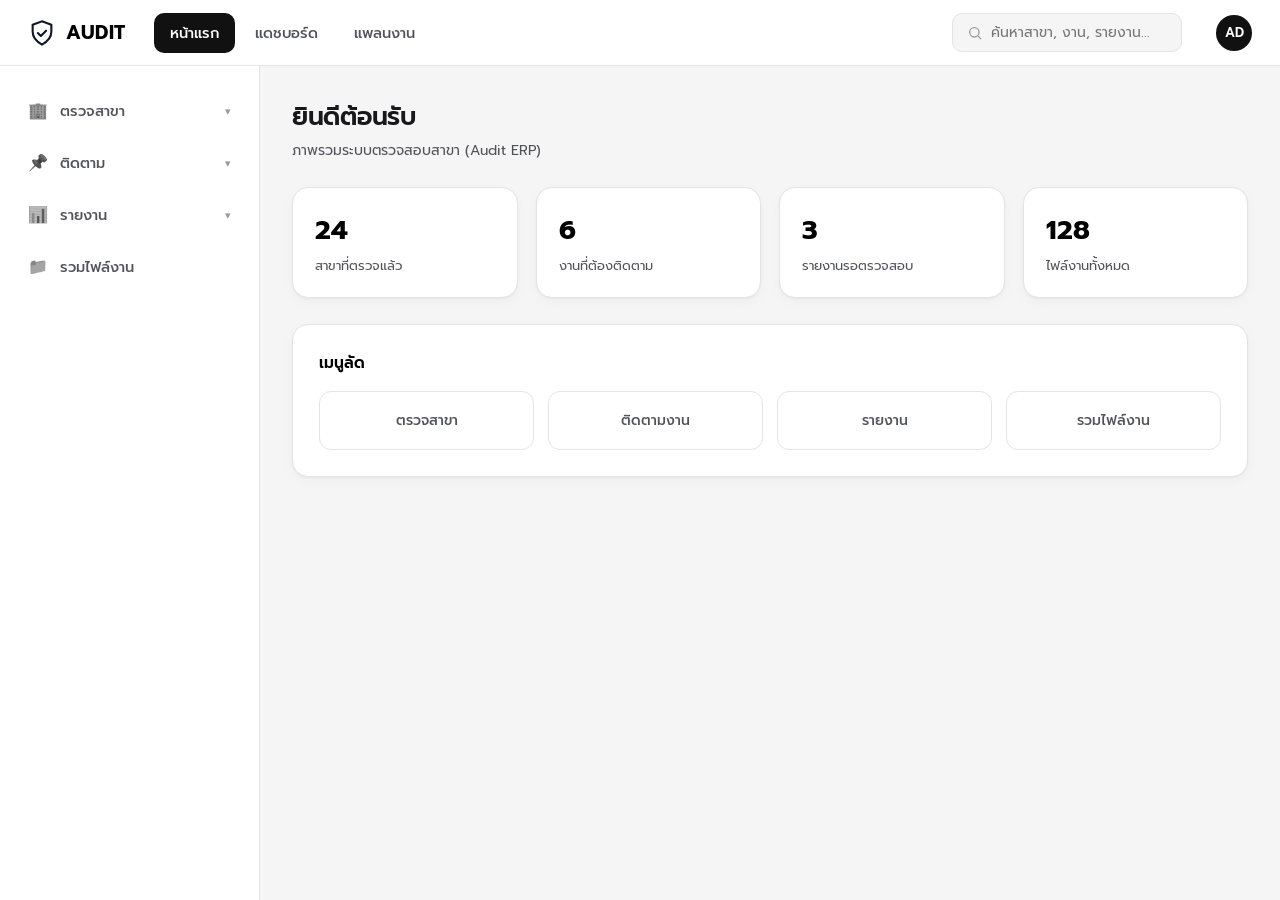
<file: index.html>
<!DOCTYPE html>
<html lang="th">
<head>
<meta charset="UTF-8">
<meta name="viewport" content="width=device-width, initial-scale=1.0">
<title>หน้าแรก - AUDIT ERP</title>
<link rel="preconnect" href="https://fonts.googleapis.com">
<link href="https://fonts.googleapis.com/css2?family=Prompt:wght@300;400;500;600;700&display=swap" rel="stylesheet">
<link rel="stylesheet" href="style.css">
</head>
<body>
<header class="topnav">
  <a href="index.html" class="logo">
    <svg viewBox="0 0 24 24" fill="none" stroke="#0f172a" stroke-width="1.8"><path d="M12 2l8 3v6c0 5-3.5 8.5-8 11-4.5-2.5-8-6-8-11V5l8-3z"/><path d="M8.5 12l2.5 2.5 4.5-4.5" stroke-linecap="round" stroke-linejoin="round"/></svg>
    AUDIT
  </a>
  <nav class="topnav-menu">
    <a href="index.html" class="active">หน้าแรก</a>
    <a href="dashboard.html">แดชบอร์ด</a>
    <a href="plan.html">แพลนงาน</a>
  </nav>
  <div class="search-box">
    <svg viewBox="0 0 24 24" fill="none" stroke="currentColor" stroke-width="2"><circle cx="11" cy="11" r="7"/><path d="M21 21l-4.3-4.3"/></svg>
    <input type="text" placeholder="ค้นหาสาขา, งาน, รายงาน...">
  </div>
  <div class="avatar">AD</div>
  <button class="menu-toggle" id="menuToggle">
    <svg viewBox="0 0 24 24" fill="none" stroke="currentColor" stroke-width="2"><line x1="3" y1="6" x2="21" y2="6"/><line x1="3" y1="12" x2="21" y2="12"/><line x1="3" y1="18" x2="21" y2="18"/></svg>
  </button>
</header>

<div class="layout">
  <main class="content">
    <div class="page-header"><h1>ยินดีต้อนรับ</h1><p>ภาพรวมระบบตรวจสอบสาขา (Audit ERP)</p></div>
    <div class="cards-grid">
      <div class="stat-card"><div class="num">24</div><div class="label">สาขาที่ตรวจแล้ว</div></div>
      <div class="stat-card"><div class="num">6</div><div class="label">งานที่ต้องติดตาม</div></div>
      <div class="stat-card"><div class="num">3</div><div class="label">รายงานรอตรวจสอบ</div></div>
      <div class="stat-card"><div class="num">128</div><div class="label">ไฟล์งานทั้งหมด</div></div>
    </div>
    <div class="panel">
      <h2>เมนูลัด</h2>
      <div class="quick-grid">
        <a class="quick-item" href="branch-summary.html">ตรวจสาขา</a>
        <a class="quick-item" href="follow-money.html">ติดตามงาน</a>
        <a class="quick-item" href="report-audit.html">รายงาน</a>
        <a class="quick-item" href="files.html">รวมไฟล์งาน</a>
      </div>
    </div>
  </main>

  <aside class="sidebar" id="sidebar">
    <div class="menu-group">
      <button class="menu-parent" data-target="sub-branch"><span class="menu-icon">🏢</span>ตรวจสาขา<span class="chev">▾</span></button>
      <div class="submenu" id="sub-branch">
        <a href="branch-summary.html">หน้าสรุป</a>
        <a href="branch-money.html">ตรวจเงิน</a>
        <a href="branch-car.html">ตรวจรถ</a>
        <a href="branch-parts.html">ตรวจอะไหล่</a>
      </div>
    </div>
    <div class="menu-group">
      <button class="menu-parent" data-target="sub-follow"><span class="menu-icon">📌</span>ติดตาม<span class="chev">▾</span></button>
      <div class="submenu" id="sub-follow">
        <a href="follow-money.html">เงิน</a>
        <a href="follow-car.html">รถ</a>
        <a href="follow-parts.html">อะไหล่</a>
      </div>
    </div>
    <div class="menu-group">
      <button class="menu-parent" data-target="sub-report"><span class="menu-icon">📊</span>รายงาน<span class="chev">▾</span></button>
      <div class="submenu" id="sub-report">
        <a href="report-car.html">รายงานรถ</a>
        <a href="report-parts.html">รายงานอะไหล่</a>
        <a href="report-audit.html">รายงานตรวจ</a>
      </div>
    </div>
    <div class="menu-group">
      <a href="files.html" class="menu-parent-link"><span class="menu-icon">📁</span>รวมไฟล์งาน</a>
    </div>
  </aside>
</div>

<script src="script.js"></script>
</body>
</html>
</file>
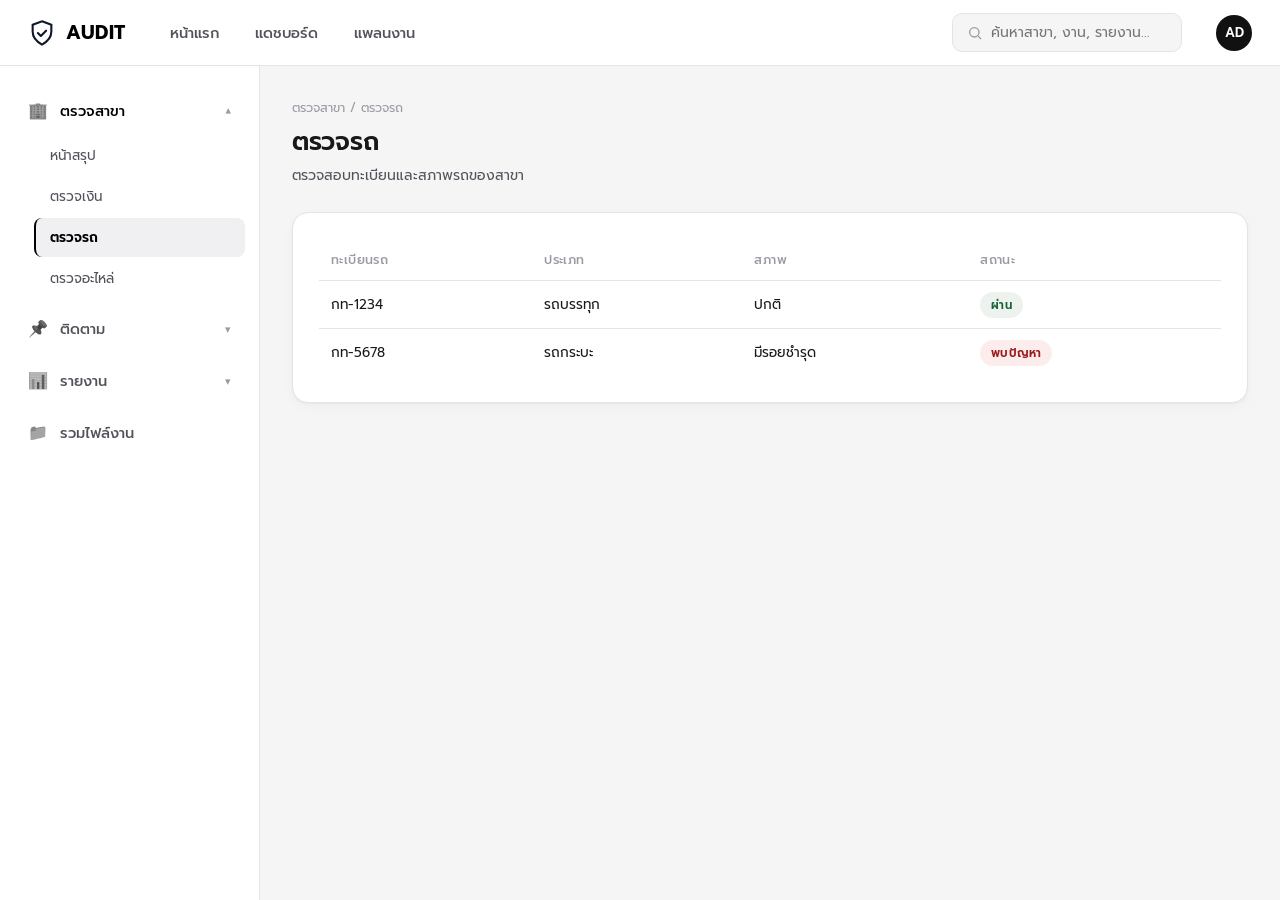
<file: branch-car.html>
<!DOCTYPE html>
<html lang="th">
<head>
<meta charset="UTF-8">
<meta name="viewport" content="width=device-width, initial-scale=1.0">
<title>ตรวจรถ - AUDIT ERP</title>
<link rel="preconnect" href="https://fonts.googleapis.com">
<link href="https://fonts.googleapis.com/css2?family=Prompt:wght@300;400;500;600;700&display=swap" rel="stylesheet">
<link rel="stylesheet" href="style.css">
</head>
<body>
<header class="topnav">
  <a href="index.html" class="logo">
    <svg viewBox="0 0 24 24" fill="none" stroke="#0f172a" stroke-width="1.8"><path d="M12 2l8 3v6c0 5-3.5 8.5-8 11-4.5-2.5-8-6-8-11V5l8-3z"/><path d="M8.5 12l2.5 2.5 4.5-4.5" stroke-linecap="round" stroke-linejoin="round"/></svg>
    AUDIT
  </a>
  <nav class="topnav-menu">
    <a href="index.html">หน้าแรก</a>
    <a href="dashboard.html">แดชบอร์ด</a>
    <a href="plan.html">แพลนงาน</a>
  </nav>
  <div class="search-box">
    <svg viewBox="0 0 24 24" fill="none" stroke="currentColor" stroke-width="2"><circle cx="11" cy="11" r="7"/><path d="M21 21l-4.3-4.3"/></svg>
    <input type="text" placeholder="ค้นหาสาขา, งาน, รายงาน...">
  </div>
  <div class="avatar">AD</div>
  <button class="menu-toggle" id="menuToggle">
    <svg viewBox="0 0 24 24" fill="none" stroke="currentColor" stroke-width="2"><line x1="3" y1="6" x2="21" y2="6"/><line x1="3" y1="12" x2="21" y2="12"/><line x1="3" y1="18" x2="21" y2="18"/></svg>
  </button>
</header>

<div class="layout">
  <main class="content">
    <div class="breadcrumb">ตรวจสาขา / ตรวจรถ</div>
    <div class="page-header"><h1>ตรวจรถ</h1><p>ตรวจสอบทะเบียนและสภาพรถของสาขา</p></div>
    <div class="panel"><table>
      <tr><th>ทะเบียนรถ</th><th>ประเภท</th><th>สภาพ</th><th>สถานะ</th></tr>
      <tr><td>กท-1234</td><td>รถบรรทุก</td><td>ปกติ</td><td><span class="badge done">ผ่าน</span></td></tr>
      <tr><td>กท-5678</td><td>รถกระบะ</td><td>มีรอยชำรุด</td><td><span class="badge warn">พบปัญหา</span></td></tr>
    </table></div>
  </main>

  <aside class="sidebar" id="sidebar">
    <div class="menu-group">
      <button class="menu-parent open" data-target="sub-branch"><span class="menu-icon">🏢</span>ตรวจสาขา<span class="chev">▾</span></button>
      <div class="submenu open" id="sub-branch">
        <a href="branch-summary.html">หน้าสรุป</a>
        <a href="branch-money.html">ตรวจเงิน</a>
        <a href="branch-car.html" class="active">ตรวจรถ</a>
        <a href="branch-parts.html">ตรวจอะไหล่</a>
      </div>
    </div>
    <div class="menu-group">
      <button class="menu-parent" data-target="sub-follow"><span class="menu-icon">📌</span>ติดตาม<span class="chev">▾</span></button>
      <div class="submenu" id="sub-follow">
        <a href="follow-money.html">เงิน</a>
        <a href="follow-car.html">รถ</a>
        <a href="follow-parts.html">อะไหล่</a>
      </div>
    </div>
    <div class="menu-group">
      <button class="menu-parent" data-target="sub-report"><span class="menu-icon">📊</span>รายงาน<span class="chev">▾</span></button>
      <div class="submenu" id="sub-report">
        <a href="report-car.html">รายงานรถ</a>
        <a href="report-parts.html">รายงานอะไหล่</a>
        <a href="report-audit.html">รายงานตรวจ</a>
      </div>
    </div>
    <div class="menu-group">
      <a href="files.html" class="menu-parent-link"><span class="menu-icon">📁</span>รวมไฟล์งาน</a>
    </div>
  </aside>
</div>

<script src="script.js"></script>
</body>
</html>
</file>
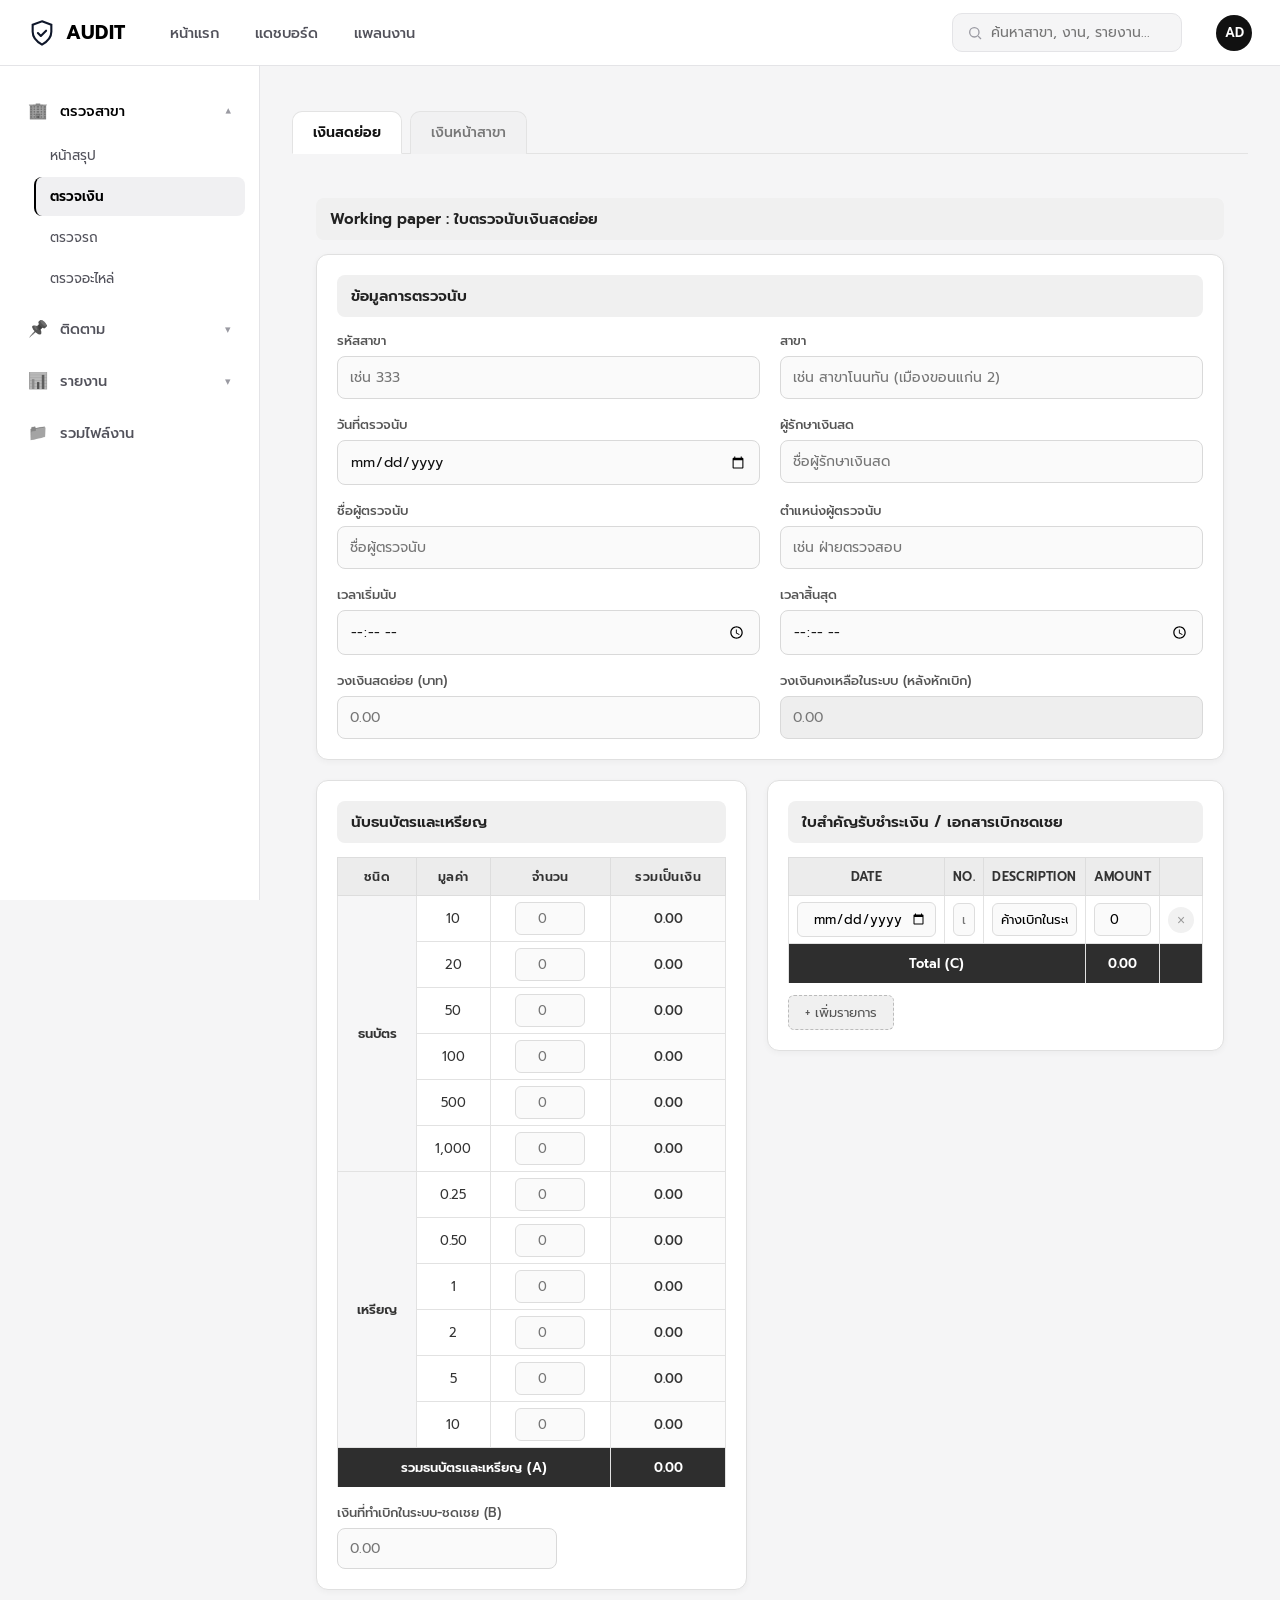
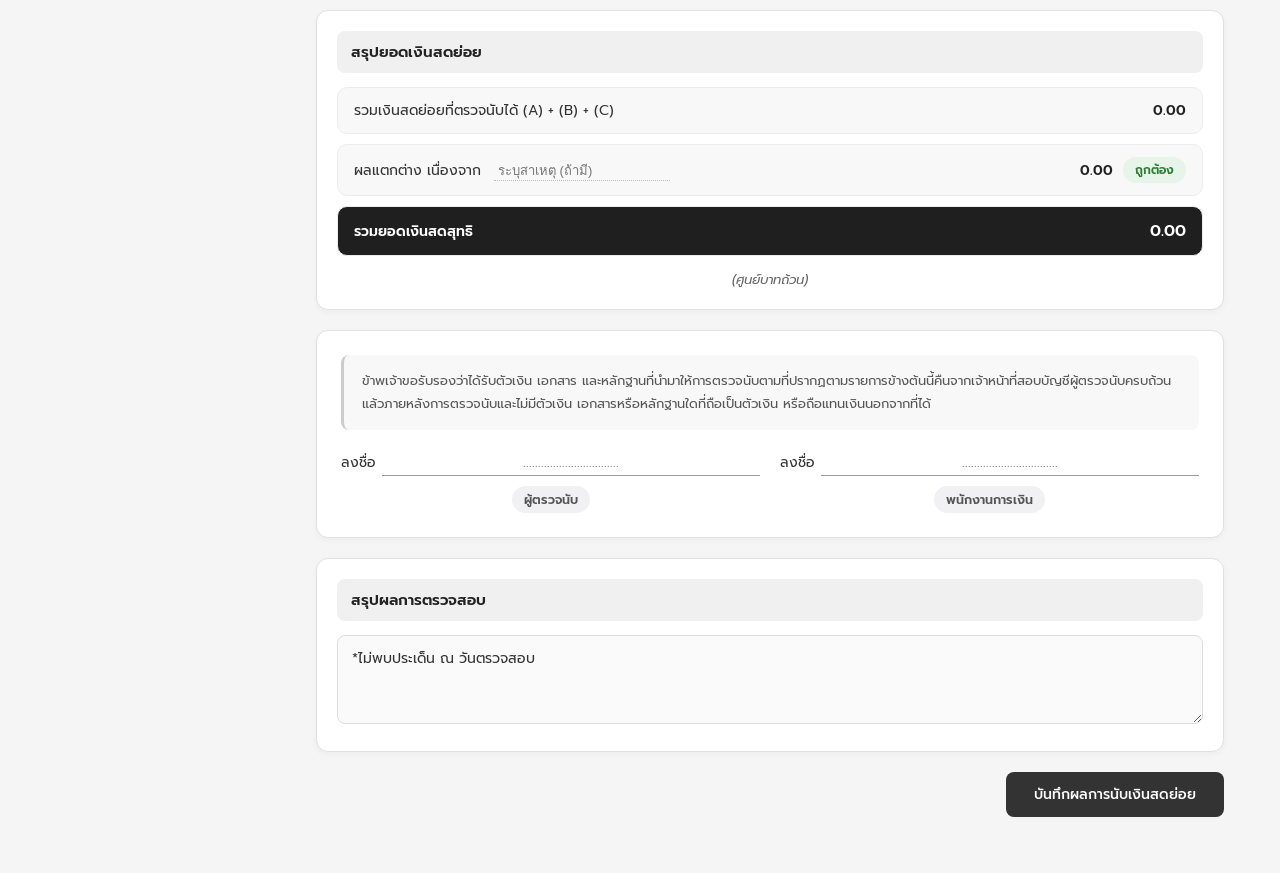
<file: branch-money.html>
<!DOCTYPE html>
<html lang="th">
<head>
<meta charset="UTF-8">
<meta name="viewport" content="width=device-width, initial-scale=1.0">
<title>ตรวจเงิน - AUDIT ERP</title>
<link rel="preconnect" href="https://fonts.googleapis.com">
<link href="https://fonts.googleapis.com/css2?family=Prompt:wght@300;400;500;600;700&display=swap" rel="stylesheet">
<link rel="stylesheet" href="style.css">
</head>
<body>
<header class="topnav">
  <a href="index.html" class="logo">
    <svg viewBox="0 0 24 24" fill="none" stroke="#0f172a" stroke-width="1.8"><path d="M12 2l8 3v6c0 5-3.5 8.5-8 11-4.5-2.5-8-6-8-11V5l8-3z"/><path d="M8.5 12l2.5 2.5 4.5-4.5" stroke-linecap="round" stroke-linejoin="round"/></svg>
    AUDIT
  </a>
  <nav class="topnav-menu">
    <a href="index.html">หน้าแรก</a>
    <a href="dashboard.html">แดชบอร์ด</a>
    <a href="plan.html">แพลนงาน</a>
  </nav>
  <div class="search-box">
    <svg viewBox="0 0 24 24" fill="none" stroke="currentColor" stroke-width="2"><circle cx="11" cy="11" r="7"/><path d="M21 21l-4.3-4.3"/></svg>
    <input type="text" placeholder="ค้นหาสาขา, งาน, รายงาน...">
  </div>
  <div class="avatar">AD</div>
  <button class="menu-toggle" id="menuToggle">
    <svg viewBox="0 0 24 24" fill="none" stroke="currentColor" stroke-width="2"><line x1="3" y1="6" x2="21" y2="6"/><line x1="3" y1="12" x2="21" y2="12"/><line x1="3" y1="18" x2="21" y2="18"/></svg>
  </button>
</header>

<div class="layout">
  <main class="content">
    <!-- ====== วางแทนที่ <div class="breadcrumb">...</div> เดิม ในทั้ง 2 ไฟล์ ====== -->

<!-- ใน branch-money.html (เงินสดย่อย) -->
  
  <div class="sub-tabs">
    <a href="branch-money.html" class="sub-tab active">เงินสดย่อย</a>
    <a href="branch-moneystone.html" class="sub-tab">เงินหน้าสาขา</a>
  </div>
    <!-- ====== วางส่วนนี้ในหน้า "ตรวจสาขา > ตรวจเงิน > นับเงินสดย่อย" ====== -->
<section class="cash-count-page">
  <form id="cashCountForm" class="cash-count-form">
     <h3 class="section-title">Working paper : ใบตรวจนับเงินสดย่อย</h3>
    <!-- ===== ข้อมูลหัวฟอร์ม ===== -->
    <div class="section-card">
      <h3 class="section-title">ข้อมูลการตรวจนับ</h3>
      <div class="info-grid">
        <div class="field"><label>รหัสสาขา</label><input type="text" id="cc-code" placeholder="เช่น 333"></div>
        <div class="field"><label>สาขา</label><input type="text" id="cc-branch" placeholder="เช่น สาขาโนนทัน (เมืองขอนแก่น 2)"></div>
        <div class="field"><label>วันที่ตรวจนับ</label><input type="date" id="cc-date"></div>
        <div class="field"><label>ผู้รักษาเงินสด</label><input type="text" id="cc-custodian" placeholder="ชื่อผู้รักษาเงินสด"></div>
        <div class="field"><label>ชื่อผู้ตรวจนับ</label><input type="text" id="cc-auditor" placeholder="ชื่อผู้ตรวจนับ"></div>
        <div class="field"><label>ตำแหน่งผู้ตรวจนับ</label><input type="text" id="cc-position" placeholder="เช่น ฝ่ายตรวจสอบ"></div>
        <div class="field"><label>เวลาเริ่มนับ</label><input type="time" id="cc-time-start"></div>
        <div class="field"><label>เวลาสิ้นสุด</label><input type="time" id="cc-time-end"></div>
        <div class="field"><label>วงเงินสดย่อย (บาท)</label><input type="number" id="cc-petty-limit" placeholder="0.00" step="0.01"></div>
        <div class="field">
          <label>วงเงินคงเหลือในระบบ (หลังหักเบิก)</label>
          <input type="text" id="cc-remain-system" class="readonly-field" readonly value="0.00">
        </div>
      </div>
    </div>

    <!-- ===== ตารางนับธนบัตร/เหรียญ + ใบสำคัญ ===== -->
    <div class="two-col-wrap">

      <div class="section-card">
        <h3 class="section-title">นับธนบัตรและเหรียญ</h3>
        <div class="table-wrap">
          <table class="count-table" id="denomTable">
            <thead>
              <tr><th>ชนิด</th><th>มูลค่า</th><th>จำนวน</th><th>รวมเป็นเงิน</th></tr>
            </thead>
            <tbody>
              <tr><td rowspan="6" class="group-label">ธนบัตร</td><td>10</td><td><input type="number" class="qty-input" data-row="n10" data-denom="10" min="0" placeholder="0"></td><td class="row-total" id="total-n10">0.00</td></tr>
              <tr><td>20</td><td><input type="number" class="qty-input" data-row="n20" data-denom="20" min="0" placeholder="0"></td><td class="row-total" id="total-n20">0.00</td></tr>
              <tr><td>50</td><td><input type="number" class="qty-input" data-row="n50" data-denom="50" min="0" placeholder="0"></td><td class="row-total" id="total-n50">0.00</td></tr>
              <tr><td>100</td><td><input type="number" class="qty-input" data-row="n100" data-denom="100" min="0" placeholder="0"></td><td class="row-total" id="total-n100">0.00</td></tr>
              <tr><td>500</td><td><input type="number" class="qty-input" data-row="n500" data-denom="500" min="0" placeholder="0"></td><td class="row-total" id="total-n500">0.00</td></tr>
              <tr><td>1,000</td><td><input type="number" class="qty-input" data-row="n1000" data-denom="1000" min="0" placeholder="0"></td><td class="row-total" id="total-n1000">0.00</td></tr>

              <tr><td rowspan="6" class="group-label">เหรียญ</td><td>0.25</td><td><input type="number" class="qty-input" data-row="c025" data-denom="0.25" min="0" placeholder="0"></td><td class="row-total" id="total-c025">0.00</td></tr>
              <tr><td>0.50</td><td><input type="number" class="qty-input" data-row="c050" data-denom="0.5" min="0" placeholder="0"></td><td class="row-total" id="total-c050">0.00</td></tr>
              <tr><td>1</td><td><input type="number" class="qty-input" data-row="c1" data-denom="1" min="0" placeholder="0"></td><td class="row-total" id="total-c1">0.00</td></tr>
              <tr><td>2</td><td><input type="number" class="qty-input" data-row="c2" data-denom="2" min="0" placeholder="0"></td><td class="row-total" id="total-c2">0.00</td></tr>
              <tr><td>5</td><td><input type="number" class="qty-input" data-row="c5" data-denom="5" min="0" placeholder="0"></td><td class="row-total" id="total-c5">0.00</td></tr>
              <tr><td>10</td><td><input type="number" class="qty-input" data-row="c10" data-denom="10" min="0" placeholder="0"></td><td class="row-total" id="total-c10">0.00</td></tr>
            </tbody>
            <tfoot>
              <tr class="sum-row"><td colspan="3">รวมธนบัตรและเหรียญ (A)</td><td id="sumA">0.00</td></tr>
            </tfoot>
          </table>
        </div>

        <div class="field inline-field">
          <label>เงินที่ทำเบิกในระบบ-ชดเชย (B)</label>
          <input type="number" id="cc-B" placeholder="0.00" step="0.01">
        </div>
      </div>

      <div class="section-card">
        <h3 class="section-title">ใบสำคัญรับชำระเงิน / เอกสารเบิกชดเชย</h3>
        <div class="table-wrap">
          <table class="count-table" id="receiptTable">
            <thead>
              <tr><th>Date</th><th>No.</th><th>Description</th><th>Amount</th><th></th></tr>
            </thead>
            <tbody id="receiptBody">
              <tr>
                <td><input type="date" class="receipt-date"></td>
                <td><input type="text" class="receipt-no" placeholder="เลขที่"></td>
                <td><input type="text" class="receipt-desc" value="ค้างเบิกในระบบ"></td>
                <td><input type="number" class="receipt-amount" value="0" step="0.01"></td>
                <td><button type="button" class="btn-remove-row" title="ลบแถว">×</button></td>
              </tr>
            </tbody>
            <tfoot>
              <tr class="sum-row"><td colspan="3">Total (C)</td><td id="sumC">0.00</td><td></td></tr>
            </tfoot>
          </table>
        </div>
        <button type="button" id="addReceiptRow" class="btn-add-line">+ เพิ่มรายการ</button>
      </div>
    </div>

    <!-- ===== สรุปยอด ===== -->
    <div class="section-card">
      <h3 class="section-title">สรุปยอดเงินสดย่อย</h3>
      <div class="summary-grid">
        <div class="summary-row">
          <span>รวมเงินสดย่อยที่ตรวจนับได้ (A) + (B) + (C)</span>
          <span id="sumTotal" class="summary-value">0.00</span>
        </div>
        <div class="summary-row">
          <span>ผลแตกต่าง เนื่องจาก
            <input type="text" id="cc-diff-reason" class="diff-reason-input" placeholder="ระบุสาเหตุ (ถ้ามี)">
          </span>
          <span class="diff-wrap">
            <span id="sumDiff" class="summary-value">0.00</span>
            <span id="diffBadge" class="diff-badge ok">ถูกต้อง</span>
          </span>
        </div>
        <div class="summary-row highlight">
          <span>รวมยอดเงินสดสุทธิ</span>
          <span id="sumNet" class="summary-value">0.00</span>
        </div>
        <div class="baht-text-row">(<span id="bahtText">ศูนย์บาทถ้วน</span>)</div>
      </div>
    </div>

    <!-- ===== ข้อความรับรอง + ลงชื่อ ===== -->
    <div class="section-card confirm-card">
      <p class="confirm-text">
        ข้าพเจ้าขอรับรองว่าได้รับตัวเงิน เอกสาร และหลักฐานที่นำมาให้การตรวจนับตามที่ปรากฏตามรายการข้างต้นนี้คืนจากเจ้าหน้าที่สอบบัญชีผู้ตรวจนับครบถ้วนแล้วภายหลังการตรวจนับและไม่มีตัวเงิน เอกสารหรือหลักฐานใดที่ถือเป็นตัวเงิน หรือถือแทนเงินนอกจากที่ได้
      </p>

      <div class="signature-row two-cols">
        <div class="signature-block">
          <div class="sign-line">
            <span>ลงชื่อ</span>
            <input type="text" class="sign-input" id="sign-auditor" placeholder="................................">
          </div>
          <span class="sign-role">ผู้ตรวจนับ</span>
        </div>
        <div class="signature-block">
          <div class="sign-line">
            <span>ลงชื่อ</span>
            <input type="text" class="sign-input" id="sign-finance" placeholder="................................">
          </div>
          <span class="sign-role">พนักงานการเงิน</span>
        </div>
      </div>
    </div>

    <!-- ===== สรุปผลการตรวจสอบ ===== -->
    <div class="section-card">
      <h3 class="section-title">สรุปผลการตรวจสอบ</h3>
      <textarea id="cc-summary" class="cc-summary-text" rows="3">*ไม่พบประเด็น ณ วันตรวจสอบ</textarea>
    </div>

    <div class="form-actions">
      <button type="submit" class="btn-primary">บันทึกผลการนับเงินสดย่อย</button>
    </div>

  </form>
</section>
  </main>

  <aside class="sidebar" id="sidebar">
    <div class="menu-group">
      <button class="menu-parent open" data-target="sub-branch"><span class="menu-icon">🏢</span>ตรวจสาขา<span class="chev">▾</span></button>
      <div class="submenu open" id="sub-branch">
        <a href="branch-summary.html">หน้าสรุป</a>
        <a href="branch-money.html" class="active">ตรวจเงิน</a>
        <a href="branch-car.html">ตรวจรถ</a>
        <a href="branch-parts.html">ตรวจอะไหล่</a>
      </div>
    </div>
    <div class="menu-group">
      <button class="menu-parent" data-target="sub-follow"><span class="menu-icon">📌</span>ติดตาม<span class="chev">▾</span></button>
      <div class="submenu" id="sub-follow">
        <a href="follow-money.html">เงิน</a>
        <a href="follow-car.html">รถ</a>
        <a href="follow-parts.html">อะไหล่</a>
      </div>
    </div>
    <div class="menu-group">
      <button class="menu-parent" data-target="sub-report"><span class="menu-icon">📊</span>รายงาน<span class="chev">▾</span></button>
      <div class="submenu" id="sub-report">
        <a href="report-car.html">รายงานรถ</a>
        <a href="report-parts.html">รายงานอะไหล่</a>
        <a href="report-audit.html">รายงานตรวจ</a>
      </div>
    </div>
    <div class="menu-group">
      <a href="files.html" class="menu-parent-link"><span class="menu-icon">📁</span>รวมไฟล์งาน</a>
    </div>
  </aside>
</div>

<script src="script.js"></script>
</body>
</html>
</file>
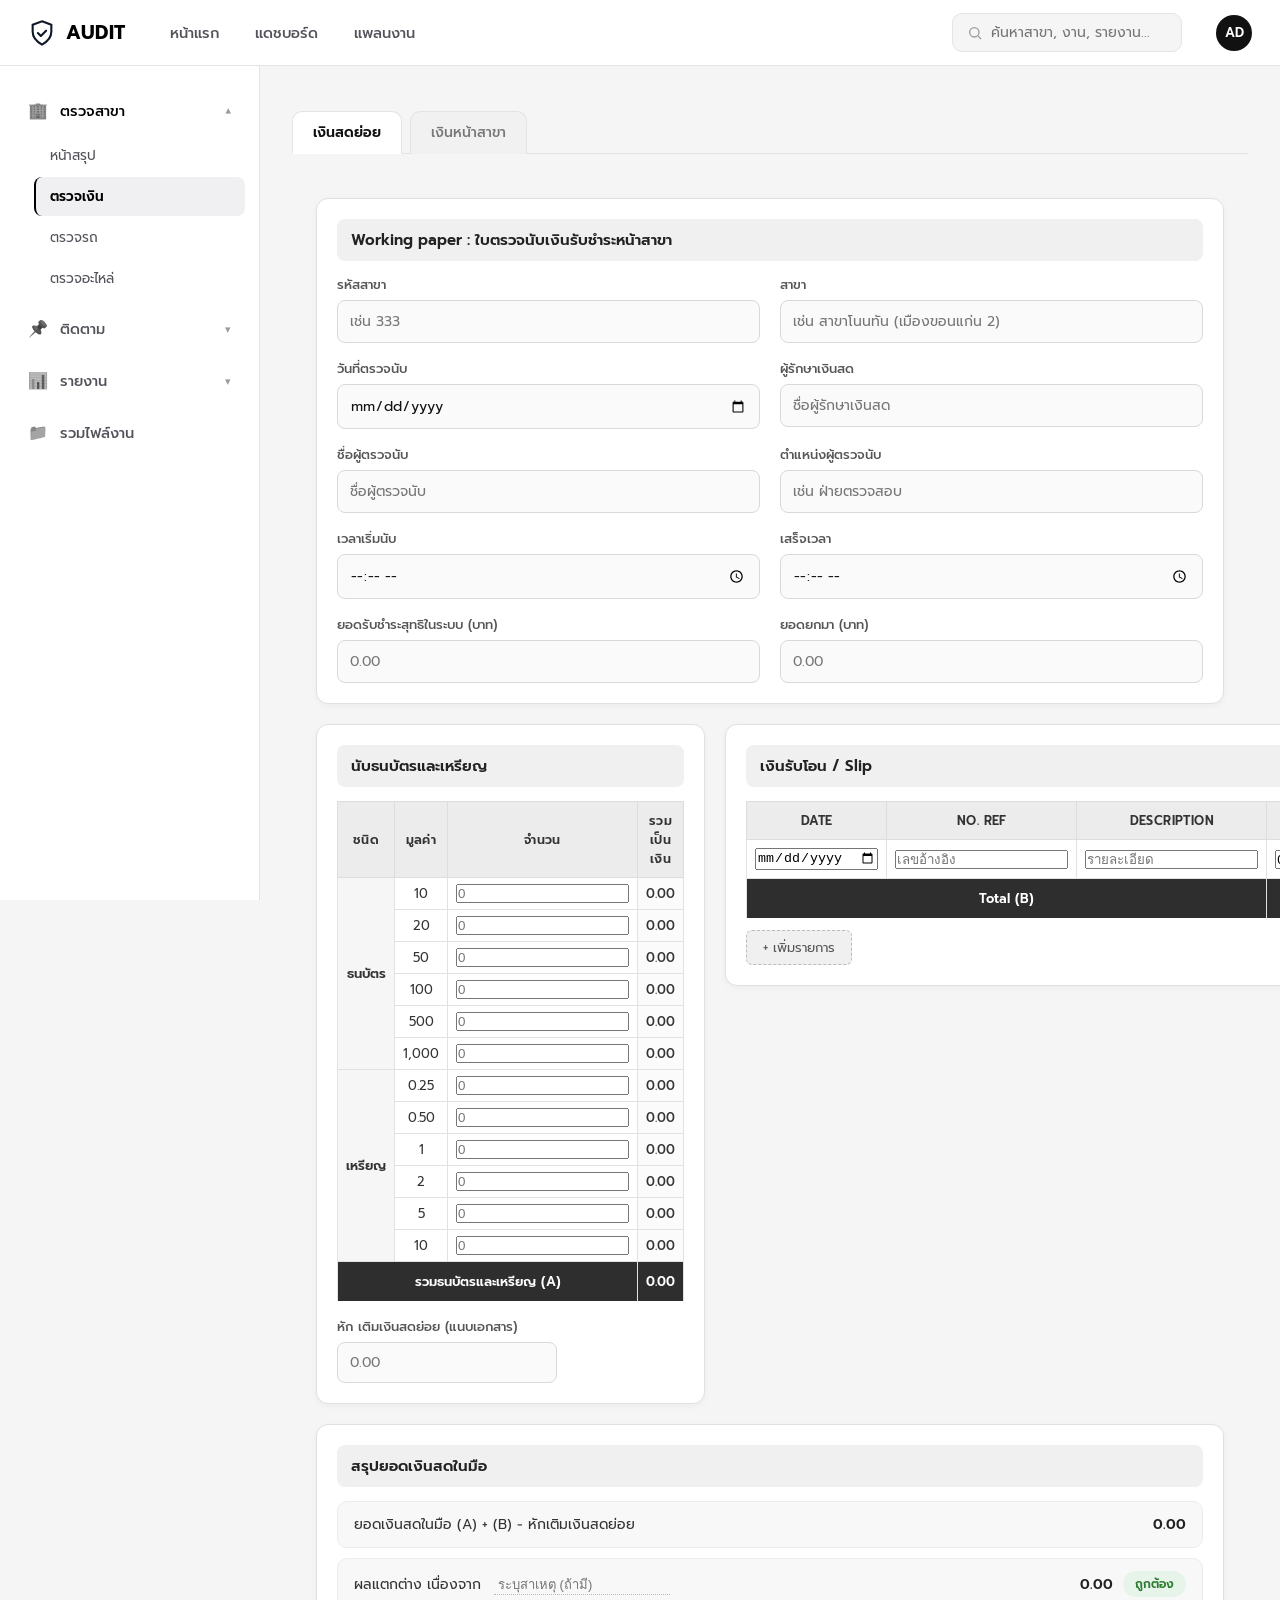
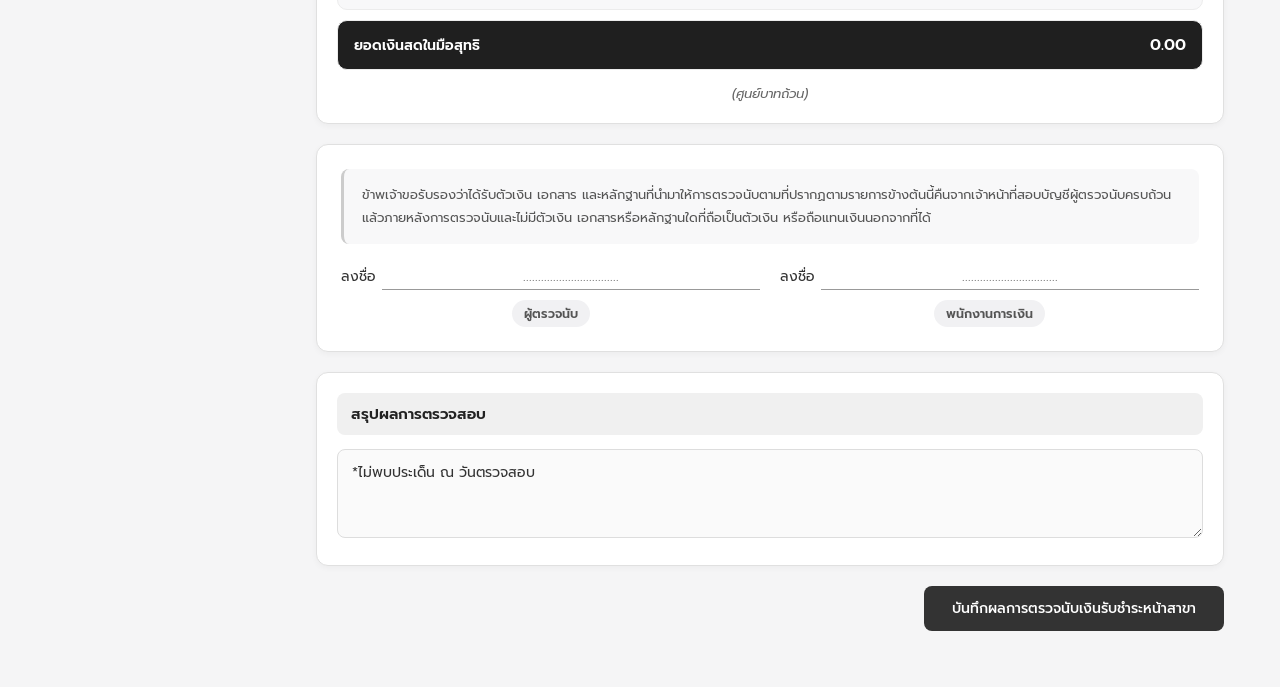
<file: branch-moneystone.html>
<!DOCTYPE html>
<html lang="th">
<head>
<meta charset="UTF-8">
<meta name="viewport" content="width=device-width, initial-scale=1.0">
<title>ตรวจเงิน - AUDIT ERP</title>
<link rel="preconnect" href="https://fonts.googleapis.com">
<link href="https://fonts.googleapis.com/css2?family=Prompt:wght@300;400;500;600;700&display=swap" rel="stylesheet">
<link rel="stylesheet" href="style.css">
</head>
<body>
<header class="topnav">
  <a href="index.html" class="logo">
    <svg viewBox="0 0 24 24" fill="none" stroke="#0f172a" stroke-width="1.8"><path d="M12 2l8 3v6c0 5-3.5 8.5-8 11-4.5-2.5-8-6-8-11V5l8-3z"/><path d="M8.5 12l2.5 2.5 4.5-4.5" stroke-linecap="round" stroke-linejoin="round"/></svg>
    AUDIT
  </a>
  <nav class="topnav-menu">
    <a href="index.html">หน้าแรก</a>
    <a href="dashboard.html">แดชบอร์ด</a>
    <a href="plan.html">แพลนงาน</a>
  </nav>
  <div class="search-box">
    <svg viewBox="0 0 24 24" fill="none" stroke="currentColor" stroke-width="2"><circle cx="11" cy="11" r="7"/><path d="M21 21l-4.3-4.3"/></svg>
    <input type="text" placeholder="ค้นหาสาขา, งาน, รายงาน...">
  </div>
  <div class="avatar">AD</div>
  <button class="menu-toggle" id="menuToggle">
    <svg viewBox="0 0 24 24" fill="none" stroke="currentColor" stroke-width="2"><line x1="3" y1="6" x2="21" y2="6"/><line x1="3" y1="12" x2="21" y2="12"/><line x1="3" y1="18" x2="21" y2="18"/></svg>
  </button>
</header>

<div class="layout">
  <main class="content">
    <!-- ====== วางแทนที่ <div class="breadcrumb">...</div> เดิม ในทั้ง 2 ไฟล์ ====== -->
 
  <div class="sub-tabs">
    <a href="branch-money.html" class="sub-tab active">เงินสดย่อย</a>
    <a href="branch-moneystone.html" class="sub-tab">เงินหน้าสาขา</a>
  </div>
    <!-- ====== วางส่วนนี้ในหน้า "ตรวจสาขา > ตรวจเงิน > นับเงินสดย่อย" ====== -->
 <!-- ====== วางส่วนนี้ในหน้า "ตรวจสาขา > ตรวจเงิน > เงินรับชำระหน้าสาขา" ====== -->
<section class="cash-count-page">

  <form id="cashReceiptForm" class="cash-count-form">

    <div class="section-card">
      <h3 class="section-title">Working paper : ใบตรวจนับเงินรับชำระหน้าสาขา</h3>
      <div class="info-grid">
        <div class="field"><label>รหัสสาขา</label><input type="text" id="cr-code" placeholder="เช่น 333"></div>
        <div class="field"><label>สาขา</label><input type="text" id="cr-branch" placeholder="เช่น สาขาโนนทัน (เมืองขอนแก่น 2)"></div>
        <div class="field"><label>วันที่ตรวจนับ</label><input type="date" id="cr-date"></div>
        <div class="field"><label>ผู้รักษาเงินสด</label><input type="text" id="cr-custodian" placeholder="ชื่อผู้รักษาเงินสด"></div>
        <div class="field"><label>ชื่อผู้ตรวจนับ</label><input type="text" id="cr-auditor" placeholder="ชื่อผู้ตรวจนับ"></div>
        <div class="field"><label>ตำแหน่งผู้ตรวจนับ</label><input type="text" id="cr-position" placeholder="เช่น ฝ่ายตรวจสอบ"></div>
        <div class="field"><label>เวลาเริ่มนับ</label><input type="time" id="cr-time-start"></div>
        <div class="field"><label>เสร็จเวลา</label><input type="time" id="cr-time-end"></div>
        <div class="field"><label>ยอดรับชำระสุทธิในระบบ (บาท)</label><input type="number" id="cr-system-amount" placeholder="0.00" step="0.01"></div>
        <div class="field"><label>ยอดยกมา (บาท)</label><input type="number" id="cr-carry-forward" placeholder="0.00" step="0.01"></div>
      </div>
    </div>

    <div class="two-col-wrap">

      <div class="section-card">
        <h3 class="section-title">นับธนบัตรและเหรียญ</h3>
        <div class="table-wrap">
          <table class="count-table" id="denomTableCR">
            <thead>
              <tr><th>ชนิด</th><th>มูลค่า</th><th>จำนวน</th><th>รวมเป็นเงิน</th></tr>
            </thead>
            <tbody>
              <tr><td rowspan="6" class="group-label">ธนบัตร</td><td>10</td><td><input type="number" class="qty-input-cr" data-row="n10" data-denom="10" min="0" placeholder="0"></td><td class="row-total" id="cr-total-n10">0.00</td></tr>
              <tr><td>20</td><td><input type="number" class="qty-input-cr" data-row="n20" data-denom="20" min="0" placeholder="0"></td><td class="row-total" id="cr-total-n20">0.00</td></tr>
              <tr><td>50</td><td><input type="number" class="qty-input-cr" data-row="n50" data-denom="50" min="0" placeholder="0"></td><td class="row-total" id="cr-total-n50">0.00</td></tr>
              <tr><td>100</td><td><input type="number" class="qty-input-cr" data-row="n100" data-denom="100" min="0" placeholder="0"></td><td class="row-total" id="cr-total-n100">0.00</td></tr>
              <tr><td>500</td><td><input type="number" class="qty-input-cr" data-row="n500" data-denom="500" min="0" placeholder="0"></td><td class="row-total" id="cr-total-n500">0.00</td></tr>
              <tr><td>1,000</td><td><input type="number" class="qty-input-cr" data-row="n1000" data-denom="1000" min="0" placeholder="0"></td><td class="row-total" id="cr-total-n1000">0.00</td></tr>

              <tr><td rowspan="6" class="group-label">เหรียญ</td><td>0.25</td><td><input type="number" class="qty-input-cr" data-row="c025" data-denom="0.25" min="0" placeholder="0"></td><td class="row-total" id="cr-total-c025">0.00</td></tr>
              <tr><td>0.50</td><td><input type="number" class="qty-input-cr" data-row="c050" data-denom="0.5" min="0" placeholder="0"></td><td class="row-total" id="cr-total-c050">0.00</td></tr>
              <tr><td>1</td><td><input type="number" class="qty-input-cr" data-row="c1" data-denom="1" min="0" placeholder="0"></td><td class="row-total" id="cr-total-c1">0.00</td></tr>
              <tr><td>2</td><td><input type="number" class="qty-input-cr" data-row="c2" data-denom="2" min="0" placeholder="0"></td><td class="row-total" id="cr-total-c2">0.00</td></tr>
              <tr><td>5</td><td><input type="number" class="qty-input-cr" data-row="c5" data-denom="5" min="0" placeholder="0"></td><td class="row-total" id="cr-total-c5">0.00</td></tr>
              <tr><td>10</td><td><input type="number" class="qty-input-cr" data-row="c10" data-denom="10" min="0" placeholder="0"></td><td class="row-total" id="cr-total-c10">0.00</td></tr>
            </tbody>
            <tfoot>
              <tr class="sum-row"><td colspan="3">รวมธนบัตรและเหรียญ (A)</td><td id="cr-sumA">0.00</td></tr>
            </tfoot>
          </table>
        </div>

        <div class="field inline-field">
          <label>หัก เติมเงินสดย่อย (แนบเอกสาร)</label>
          <input type="number" id="cr-deduct" placeholder="0.00" step="0.01">
        </div>
      </div>

      <div class="section-card">
        <h3 class="section-title">เงินรับโอน / Slip</h3>
        <div class="table-wrap">
          <table class="count-table" id="transferTable">
            <thead>
              <tr><th>Date</th><th>No. REF</th><th>Description</th><th>Amount</th><th></th></tr>
            </thead>
            <tbody id="transferBody">
              <tr>
                <td><input type="date" class="transfer-date"></td>
                <td><input type="text" class="transfer-ref" placeholder="เลขอ้างอิง"></td>
                <td><input type="text" class="transfer-desc" placeholder="รายละเอียด"></td>
                <td><input type="number" class="transfer-amount" value="0" step="0.01"></td>
                <td><button type="button" class="btn-remove-row" title="ลบแถว">×</button></td>
              </tr>
            </tbody>
            <tfoot>
              <tr class="sum-row"><td colspan="3">Total (B)</td><td id="cr-sumB">0.00</td><td></td></tr>
            </tfoot>
          </table>
        </div>
        <button type="button" id="addTransferRow" class="btn-add-line">+ เพิ่มรายการ</button>
      </div>
    </div>

    <!-- ===== สรุปยอด ===== -->
    <div class="section-card">
      <h3 class="section-title">สรุปยอดเงินสดในมือ</h3>
      <div class="summary-grid">
        <div class="summary-row">
          <span>ยอดเงินสดในมือ (A) + (B) − หักเติมเงินสดย่อย</span>
          <span id="cr-sumHand" class="summary-value">0.00</span>
        </div>
        <div class="summary-row">
          <span>ผลแตกต่าง เนื่องจาก
            <input type="text" id="cr-diff-reason" class="diff-reason-input" placeholder="ระบุสาเหตุ (ถ้ามี)">
          </span>
          <span class="diff-wrap">
            <span id="cr-sumDiff" class="summary-value">0.00</span>
            <span id="cr-diffBadge" class="diff-badge ok">ถูกต้อง</span>
          </span>
        </div>
        <div class="summary-row highlight">
          <span>ยอดเงินสดในมือสุทธิ</span>
          <span id="cr-sumNet" class="summary-value">0.00</span>
        </div>
        <div class="baht-text-row">(<span id="cr-bahtText">ศูนย์บาทถ้วน</span>)</div>
      </div>
    </div>

    <!-- ===== ข้อความรับรอง + ลงชื่อ ===== -->
    <div class="section-card confirm-card">
      <p class="confirm-text">
        ข้าพเจ้าขอรับรองว่าได้รับตัวเงิน เอกสาร และหลักฐานที่นำมาให้การตรวจนับตามที่ปรากฏตามรายการข้างต้นนี้คืนจากเจ้าหน้าที่สอบบัญชีผู้ตรวจนับครบถ้วนแล้วภายหลังการตรวจนับและไม่มีตัวเงิน เอกสารหรือหลักฐานใดที่ถือเป็นตัวเงิน หรือถือแทนเงินนอกจากที่ได้
      </p>

      <div class="signature-row two-cols">
        <div class="signature-block">
          <div class="sign-line">
            <span>ลงชื่อ</span>
            <input type="text" class="sign-input" id="cr-sign-auditor" placeholder="................................">
          </div>
          <span class="sign-role">ผู้ตรวจนับ</span>
        </div>
        <div class="signature-block">
          <div class="sign-line">
            <span>ลงชื่อ</span>
            <input type="text" class="sign-input" id="cr-sign-finance" placeholder="................................">
          </div>
          <span class="sign-role">พนักงานการเงิน</span>
        </div>
      </div>
    </div>

    <!-- ===== สรุปผลการตรวจสอบ ===== -->
    <div class="section-card">
      <h3 class="section-title">สรุปผลการตรวจสอบ</h3>
      <textarea id="cr-summary" class="cc-summary-text" rows="3">*ไม่พบประเด็น ณ วันตรวจสอบ</textarea>
    </div>

    <div class="form-actions">
      <button type="submit" class="btn-primary">บันทึกผลการตรวจนับเงินรับชำระหน้าสาขา</button>
    </div>

  </form>
</section>
  </main>

  <aside class="sidebar" id="sidebar">
    <div class="menu-group">
      <button class="menu-parent open" data-target="sub-branch"><span class="menu-icon">🏢</span>ตรวจสาขา<span class="chev">▾</span></button>
      <div class="submenu open" id="sub-branch">
        <a href="branch-summary.html">หน้าสรุป</a>
        <a href="branch-money.html" class="active">ตรวจเงิน</a>
        <a href="branch-car.html">ตรวจรถ</a>
        <a href="branch-parts.html">ตรวจอะไหล่</a>
      </div>
    </div>
    <div class="menu-group">
      <button class="menu-parent" data-target="sub-follow"><span class="menu-icon">📌</span>ติดตาม<span class="chev">▾</span></button>
      <div class="submenu" id="sub-follow">
        <a href="follow-money.html">เงิน</a>
        <a href="follow-car.html">รถ</a>
        <a href="follow-parts.html">อะไหล่</a>
      </div>
    </div>
    <div class="menu-group">
      <button class="menu-parent" data-target="sub-report"><span class="menu-icon">📊</span>รายงาน<span class="chev">▾</span></button>
      <div class="submenu" id="sub-report">
        <a href="report-car.html">รายงานรถ</a>
        <a href="report-parts.html">รายงานอะไหล่</a>
        <a href="report-audit.html">รายงานตรวจ</a>
      </div>
    </div>
    <div class="menu-group">
      <a href="files.html" class="menu-parent-link"><span class="menu-icon">📁</span>รวมไฟล์งาน</a>
    </div>
  </aside>
</div>

<script src="script.js"></script>
</body>
</html>
</file>
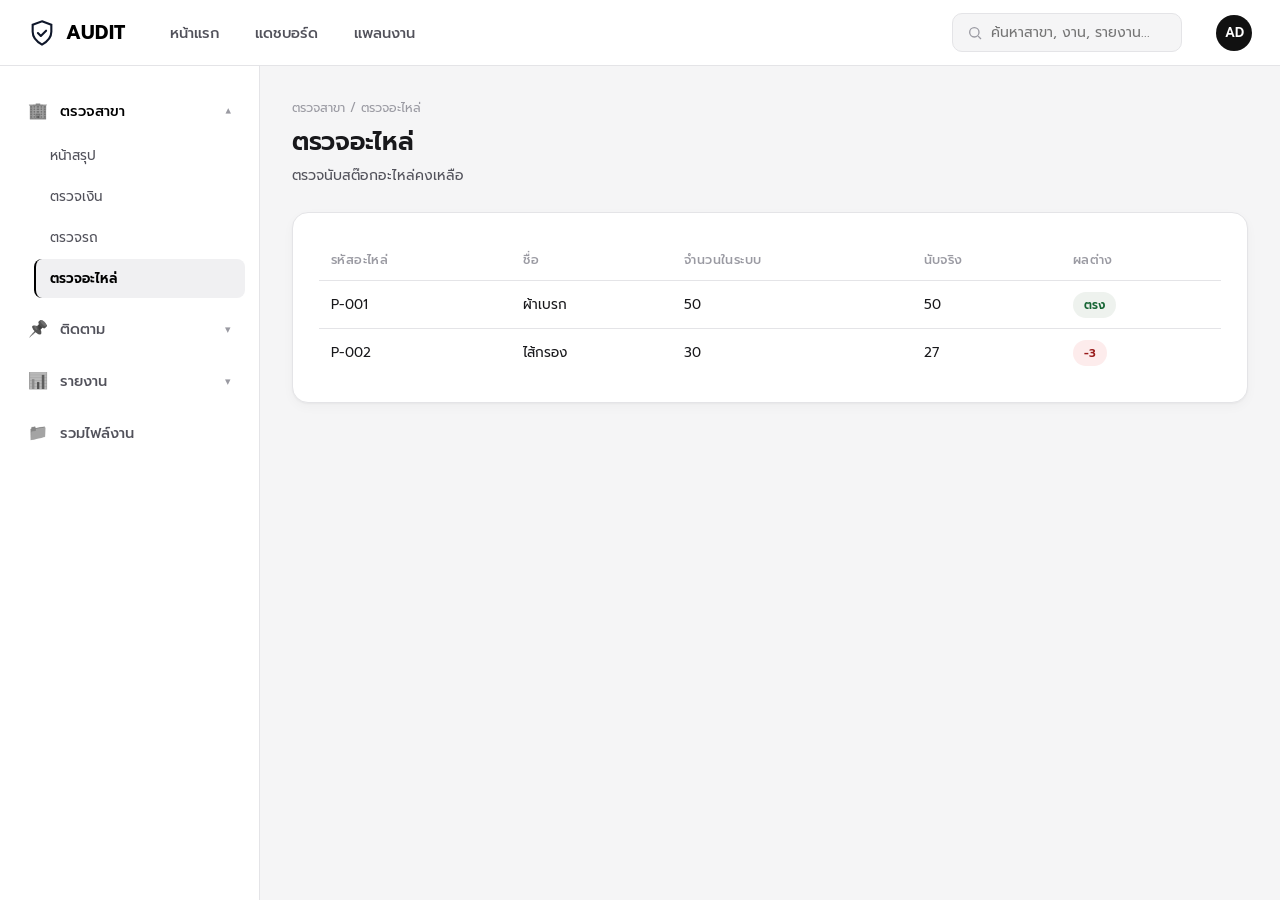
<file: branch-parts.html>
<!DOCTYPE html>
<html lang="th">
<head>
<meta charset="UTF-8">
<meta name="viewport" content="width=device-width, initial-scale=1.0">
<title>ตรวจอะไหล่ - AUDIT ERP</title>
<link rel="preconnect" href="https://fonts.googleapis.com">
<link href="https://fonts.googleapis.com/css2?family=Prompt:wght@300;400;500;600;700&display=swap" rel="stylesheet">
<link rel="stylesheet" href="style.css">
</head>
<body>
<header class="topnav">
  <a href="index.html" class="logo">
    <svg viewBox="0 0 24 24" fill="none" stroke="#0f172a" stroke-width="1.8"><path d="M12 2l8 3v6c0 5-3.5 8.5-8 11-4.5-2.5-8-6-8-11V5l8-3z"/><path d="M8.5 12l2.5 2.5 4.5-4.5" stroke-linecap="round" stroke-linejoin="round"/></svg>
    AUDIT
  </a>
  <nav class="topnav-menu">
    <a href="index.html">หน้าแรก</a>
    <a href="dashboard.html">แดชบอร์ด</a>
    <a href="plan.html">แพลนงาน</a>
  </nav>
  <div class="search-box">
    <svg viewBox="0 0 24 24" fill="none" stroke="currentColor" stroke-width="2"><circle cx="11" cy="11" r="7"/><path d="M21 21l-4.3-4.3"/></svg>
    <input type="text" placeholder="ค้นหาสาขา, งาน, รายงาน...">
  </div>
  <div class="avatar">AD</div>
  <button class="menu-toggle" id="menuToggle">
    <svg viewBox="0 0 24 24" fill="none" stroke="currentColor" stroke-width="2"><line x1="3" y1="6" x2="21" y2="6"/><line x1="3" y1="12" x2="21" y2="12"/><line x1="3" y1="18" x2="21" y2="18"/></svg>
  </button>
</header>

<div class="layout">
  <main class="content">
    <div class="breadcrumb">ตรวจสาขา / ตรวจอะไหล่</div>
    <div class="page-header"><h1>ตรวจอะไหล่</h1><p>ตรวจนับสต๊อกอะไหล่คงเหลือ</p></div>
    <div class="panel"><table>
      <tr><th>รหัสอะไหล่</th><th>ชื่อ</th><th>จำนวนในระบบ</th><th>นับจริง</th><th>ผลต่าง</th></tr>
      <tr><td>P-001</td><td>ผ้าเบรก</td><td>50</td><td>50</td><td><span class="badge done">ตรง</span></td></tr>
      <tr><td>P-002</td><td>ไส้กรอง</td><td>30</td><td>27</td><td><span class="badge warn">-3</span></td></tr>
    </table></div>
  </main>

  <aside class="sidebar" id="sidebar">
    <div class="menu-group">
      <button class="menu-parent open" data-target="sub-branch"><span class="menu-icon">🏢</span>ตรวจสาขา<span class="chev">▾</span></button>
      <div class="submenu open" id="sub-branch">
        <a href="branch-summary.html">หน้าสรุป</a>
        <a href="branch-money.html">ตรวจเงิน</a>
        <a href="branch-car.html">ตรวจรถ</a>
        <a href="branch-parts.html" class="active">ตรวจอะไหล่</a>
      </div>
    </div>
    <div class="menu-group">
      <button class="menu-parent" data-target="sub-follow"><span class="menu-icon">📌</span>ติดตาม<span class="chev">▾</span></button>
      <div class="submenu" id="sub-follow">
        <a href="follow-money.html">เงิน</a>
        <a href="follow-car.html">รถ</a>
        <a href="follow-parts.html">อะไหล่</a>
      </div>
    </div>
    <div class="menu-group">
      <button class="menu-parent" data-target="sub-report"><span class="menu-icon">📊</span>รายงาน<span class="chev">▾</span></button>
      <div class="submenu" id="sub-report">
        <a href="report-car.html">รายงานรถ</a>
        <a href="report-parts.html">รายงานอะไหล่</a>
        <a href="report-audit.html">รายงานตรวจ</a>
      </div>
    </div>
    <div class="menu-group">
      <a href="files.html" class="menu-parent-link"><span class="menu-icon">📁</span>รวมไฟล์งาน</a>
    </div>
  </aside>
</div>

<script src="script.js"></script>
</body>
</html>
</file>
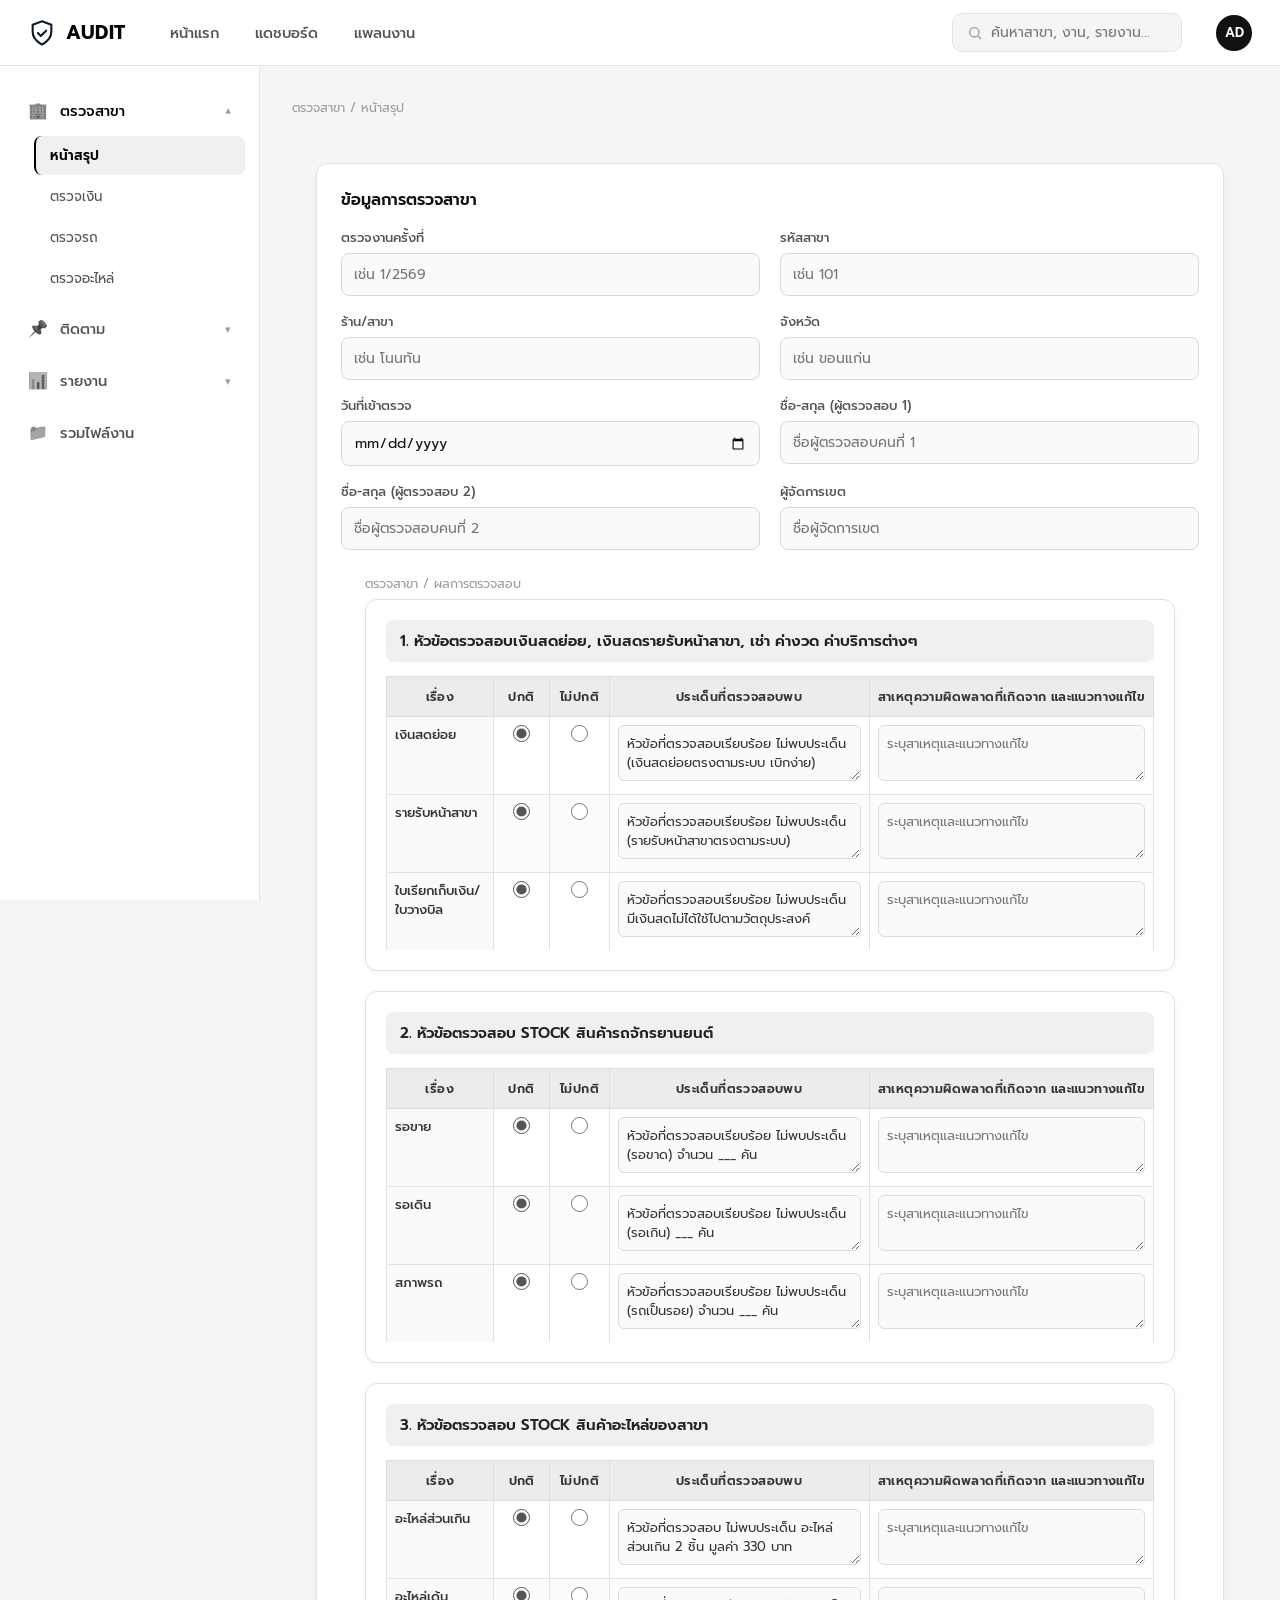
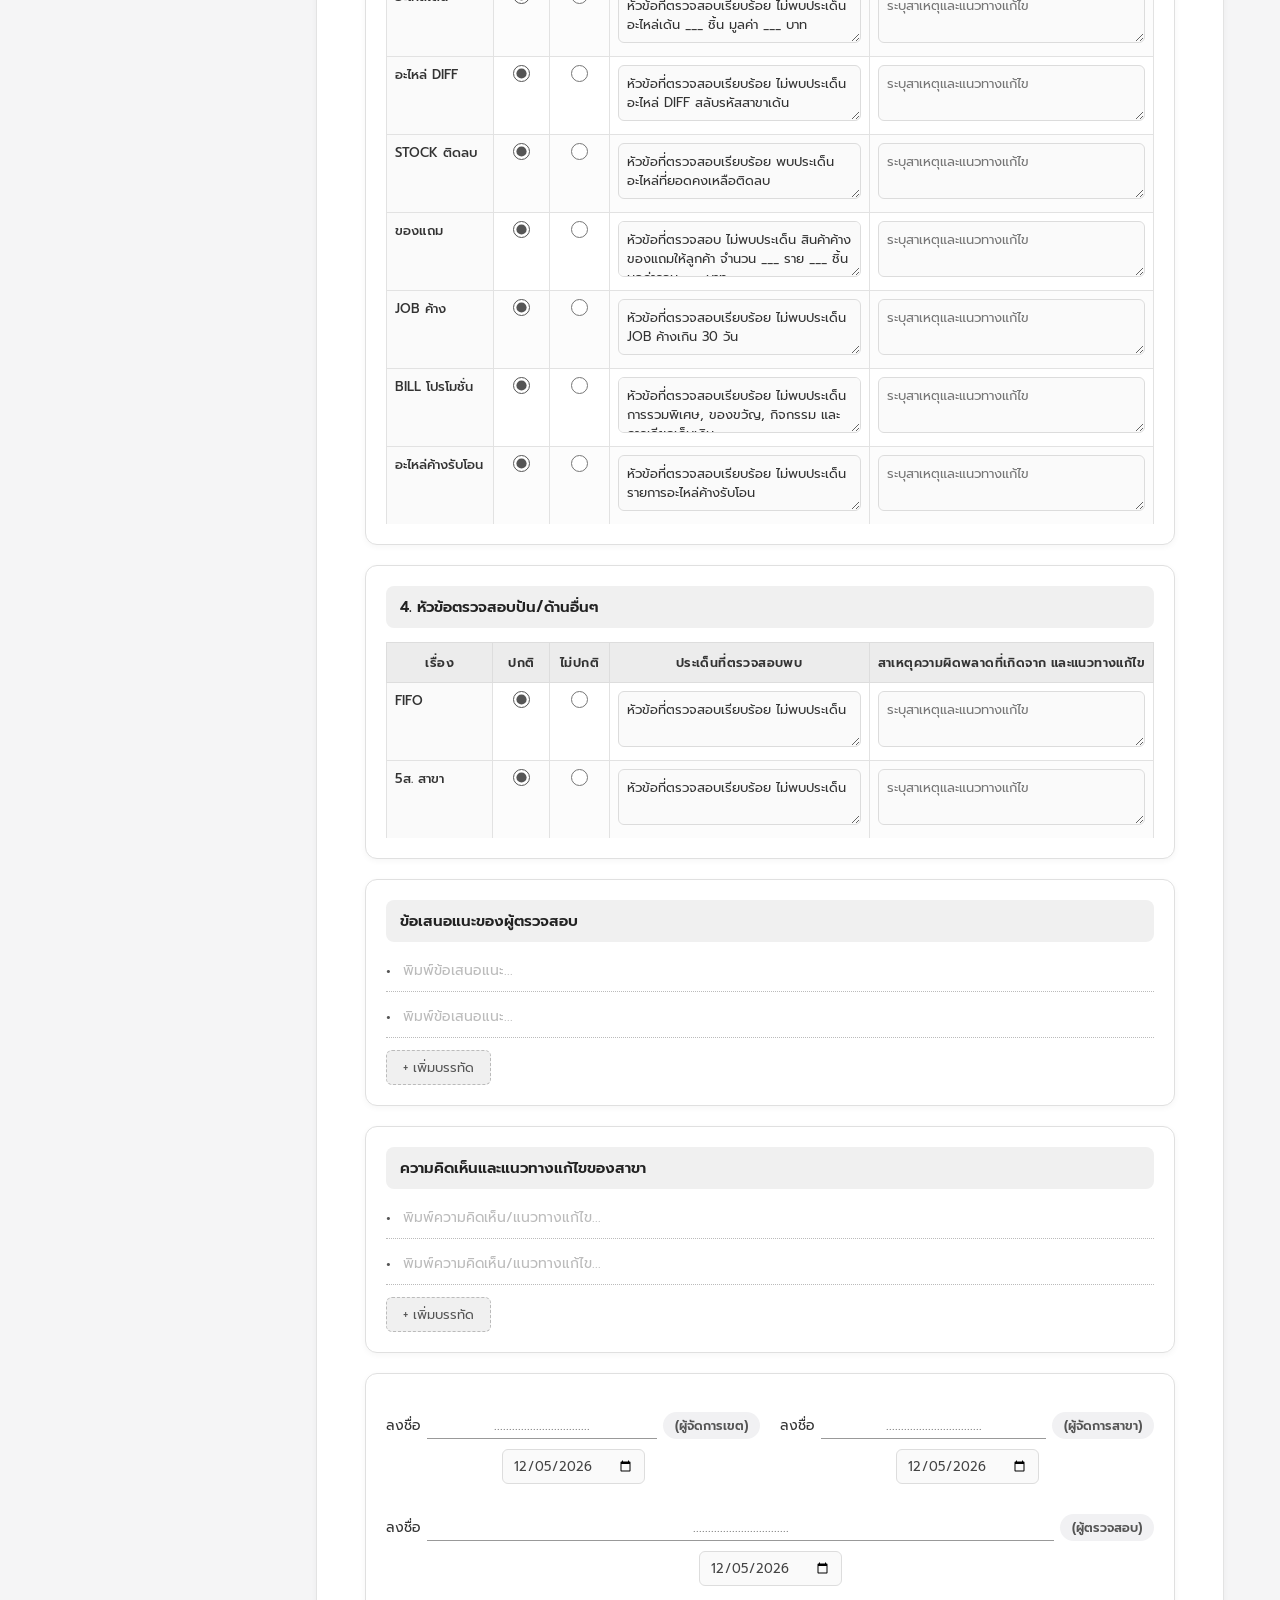
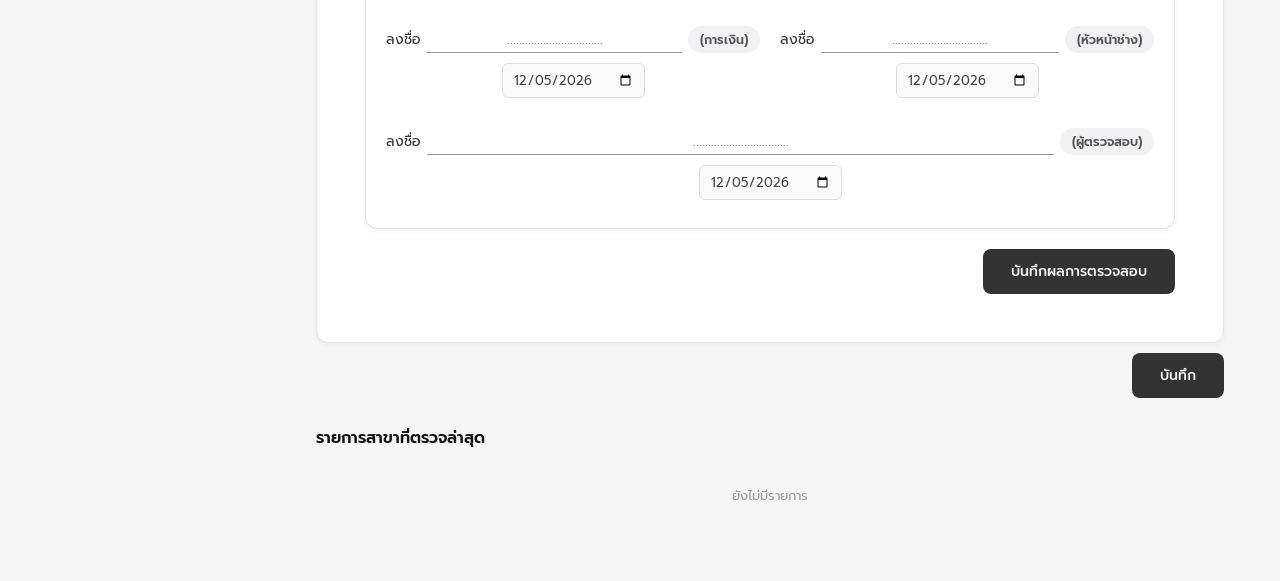
<file: branch-summary.html>
<!DOCTYPE html>
<html lang="th">
<head>
<meta charset="UTF-8">
<meta name="viewport" content="width=device-width, initial-scale=1.0">
<title>ตรวจสาขา - หน้าสรุป - AUDIT ERP</title>
<link rel="preconnect" href="https://fonts.googleapis.com">
<link href="https://fonts.googleapis.com/css2?family=Prompt:wght@300;400;500;600;700&display=swap" rel="stylesheet">
<link rel="stylesheet" href="style.css">
</head>
<body>
<header class="topnav">
  <a href="index.html" class="logo">
    <svg viewBox="0 0 24 24" fill="none" stroke="#0f172a" stroke-width="1.8"><path d="M12 2l8 3v6c0 5-3.5 8.5-8 11-4.5-2.5-8-6-8-11V5l8-3z"/><path d="M8.5 12l2.5 2.5 4.5-4.5" stroke-linecap="round" stroke-linejoin="round"/></svg>
    AUDIT
  </a>
  <nav class="topnav-menu">
    <a href="index.html">หน้าแรก</a>
    <a href="dashboard.html">แดชบอร์ด</a>
    <a href="plan.html">แพลนงาน</a>
  </nav>
  <div class="search-box">
    <svg viewBox="0 0 24 24" fill="none" stroke="currentColor" stroke-width="2"><circle cx="11" cy="11" r="7"/><path d="M21 21l-4.3-4.3"/></svg>
    <input type="text" placeholder="ค้นหาสาขา, งาน, รายงาน...">
  </div>
  <div class="avatar">AD</div>
  <button class="menu-toggle" id="menuToggle">
    <svg viewBox="0 0 24 24" fill="none" stroke="currentColor" stroke-width="2"><line x1="3" y1="6" x2="21" y2="6"/><line x1="3" y1="12" x2="21" y2="12"/><line x1="3" y1="18" x2="21" y2="18"/></svg>
  </button>
</header>

<div class="layout">
  <main class="content">
    <div class="breadcrumb">ตรวจสาขา / หน้าสรุป</div>
    <!-- ====== วางส่วนนี้แทนเนื้อหาหน้า "ตรวจสาขา / หน้าสรุป" ====== -->
<section class="audit-summary-page">
   <form id="auditForm" class="audit-form">
    <h3 class="form-title">ข้อมูลการตรวจสาขา</h3>
    <div class="form-grid">

      <div class="field">
        <label>ตรวจงานครั้งที่</label>
        <input type="text" id="f-round" placeholder="เช่น 1/2569" required>
      </div>

      <div class="field">
        <label>รหัสสาขา</label>
        <input type="text" id="f-code" placeholder="เช่น 101" required>
      </div>

      <div class="field">
        <label>ร้าน/สาขา</label>
        <input type="text" id="f-branch" placeholder="เช่น โนนทัน" required>
      </div>

      <div class="field">
        <label>จังหวัด</label>
        <input type="text" id="f-province" placeholder="เช่น ขอนแก่น" required>
      </div>

      <div class="field">
        <label>วันที่เข้าตรวจ</label>
        <input type="date" id="f-date" required>
      </div>

      <div class="field">
        <label>ชื่อ-สกุล (ผู้ตรวจสอบ 1)</label>
        <input type="text" id="f-auditor1" placeholder="ชื่อผู้ตรวจสอบคนที่ 1">
      </div>

      <div class="field">
        <label>ชื่อ-สกุล (ผู้ตรวจสอบ 2)</label>
        <input type="text" id="f-auditor2" placeholder="ชื่อผู้ตรวจสอบคนที่ 2">
      </div>

      <div class="field">
        <label>ผู้จัดการเขต</label>
        <input type="text" id="f-manager" placeholder="ชื่อผู้จัดการเขต">
      </div>

    </div>
    <!-- ====== วางส่วนนี้ในหน้า "ตรวจสาขา > ตรวจเงิน" (หรือหน้าที่ต้องการ) ====== -->
<section class="result-page">
  <div class="breadcrumb">ตรวจสาขา / ผลการตรวจสอบ</div>

  <form id="resultForm" class="result-form">

    <!-- ===== หมวด 1 ===== -->
    <div class="section-card">
      <h3 class="section-title">1. หัวข้อตรวจสอบเงินสดย่อย, เงินสดรายรับหน้าสาขา, เช่า ค่างวด ค่าบริการต่างๆ</h3>
      <div class="table-wrap">
        <table class="result-table">
          <thead>
            <tr>
              <th class="col-topic">เรื่อง</th>
              <th class="col-status">ปกติ</th>
              <th class="col-status">ไม่ปกติ</th>
              <th class="col-issue">ประเด็นที่ตรวจสอบพบ</th>
              <th class="col-cause">สาเหตุความผิดพลาดที่เกิดจาก และแนวทางแก้ไข</th>
            </tr>
          </thead>
          <tbody>
            <tr data-row="cash_petty">
              <td class="col-topic">เงินสดย่อย</td>
              <td class="col-status"><input type="radio" name="status_cash_petty" value="normal" checked></td>
              <td class="col-status"><input type="radio" name="status_cash_petty" value="abnormal"></td>
              <td><textarea class="issue-text" rows="2">หัวข้อที่ตรวจสอบเรียบร้อย ไม่พบประเด็น (เงินสดย่อยตรงตามระบบ เบิกง่าย)</textarea></td>
              <td><textarea class="cause-text" rows="2" placeholder="ระบุสาเหตุและแนวทางแก้ไข"></textarea></td>
            </tr>
            <tr data-row="cash_branch">
              <td class="col-topic">รายรับหน้าสาขา</td>
              <td class="col-status"><input type="radio" name="status_cash_branch" value="normal" checked></td>
              <td class="col-status"><input type="radio" name="status_cash_branch" value="abnormal"></td>
              <td><textarea class="issue-text" rows="2">หัวข้อที่ตรวจสอบเรียบร้อย ไม่พบประเด็น (รายรับหน้าสาขาตรงตามระบบ)</textarea></td>
              <td><textarea class="cause-text" rows="2" placeholder="ระบุสาเหตุและแนวทางแก้ไข"></textarea></td>
            </tr>
            <tr data-row="bill_receipt">
              <td class="col-topic">ใบเรียกเก็บเงิน/ใบวางบิล</td>
              <td class="col-status"><input type="radio" name="status_bill_receipt" value="normal" checked></td>
              <td class="col-status"><input type="radio" name="status_bill_receipt" value="abnormal"></td>
              <td><textarea class="issue-text" rows="2">หัวข้อที่ตรวจสอบเรียบร้อย ไม่พบประเด็น มีเงินสดไม่ได้ใช้ไปตามวัตถุประสงค์</textarea></td>
              <td><textarea class="cause-text" rows="2" placeholder="ระบุสาเหตุและแนวทางแก้ไข"></textarea></td>
            </tr>
          </tbody>
        </table>
      </div>
    </div>

    <!-- ===== หมวด 2 ===== -->
    <div class="section-card">
      <h3 class="section-title">2. หัวข้อตรวจสอบ STOCK สินค้ารถจักรยานยนต์</h3>
      <div class="table-wrap">
        <table class="result-table">
          <thead>
            <tr>
              <th class="col-topic">เรื่อง</th>
              <th class="col-status">ปกติ</th>
              <th class="col-status">ไม่ปกติ</th>
              <th class="col-issue">ประเด็นที่ตรวจสอบพบ</th>
              <th class="col-cause">สาเหตุความผิดพลาดที่เกิดจาก และแนวทางแก้ไข</th>
            </tr>
          </thead>
          <tbody>
            <tr data-row="stock_wait_sale">
              <td class="col-topic">รอขาย</td>
              <td class="col-status"><input type="radio" name="status_stock_wait_sale" value="normal" checked></td>
              <td class="col-status"><input type="radio" name="status_stock_wait_sale" value="abnormal"></td>
              <td><textarea class="issue-text" rows="2">หัวข้อที่ตรวจสอบเรียบร้อย ไม่พบประเด็น (รอขาด) จำนวน ___ คัน</textarea></td>
              <td><textarea class="cause-text" rows="2" placeholder="ระบุสาเหตุและแนวทางแก้ไข"></textarea></td>
            </tr>
            <tr data-row="stock_wait_run">
              <td class="col-topic">รอเดิน</td>
              <td class="col-status"><input type="radio" name="status_stock_wait_run" value="normal" checked></td>
              <td class="col-status"><input type="radio" name="status_stock_wait_run" value="abnormal"></td>
              <td><textarea class="issue-text" rows="2">หัวข้อที่ตรวจสอบเรียบร้อย ไม่พบประเด็น (รอเกิน) ___ คัน</textarea></td>
              <td><textarea class="cause-text" rows="2" placeholder="ระบุสาเหตุและแนวทางแก้ไข"></textarea></td>
            </tr>
            <tr data-row="stock_condition">
              <td class="col-topic">สภาพรถ</td>
              <td class="col-status"><input type="radio" name="status_stock_condition" value="normal" checked></td>
              <td class="col-status"><input type="radio" name="status_stock_condition" value="abnormal"></td>
              <td><textarea class="issue-text" rows="2">หัวข้อที่ตรวจสอบเรียบร้อย ไม่พบประเด็น (รถเป็นรอย) จำนวน ___ คัน</textarea></td>
              <td><textarea class="cause-text" rows="2" placeholder="ระบุสาเหตุและแนวทางแก้ไข"></textarea></td>
            </tr>
          </tbody>
        </table>
      </div>
    </div>

    <!-- ===== หมวด 3 ===== -->
    <div class="section-card">
      <h3 class="section-title">3. หัวข้อตรวจสอบ STOCK สินค้าอะไหล่ของสาขา</h3>
      <div class="table-wrap">
        <table class="result-table">
          <thead>
            <tr>
              <th class="col-topic">เรื่อง</th>
              <th class="col-status">ปกติ</th>
              <th class="col-status">ไม่ปกติ</th>
              <th class="col-issue">ประเด็นที่ตรวจสอบพบ</th>
              <th class="col-cause">สาเหตุความผิดพลาดที่เกิดจาก และแนวทางแก้ไข</th>
            </tr>
          </thead>
          <tbody>
            <tr data-row="part_surplus">
              <td class="col-topic">อะไหล่ส่วนเกิน</td>
              <td class="col-status"><input type="radio" name="status_part_surplus" value="normal" checked></td>
              <td class="col-status"><input type="radio" name="status_part_surplus" value="abnormal"></td>
              <td><textarea class="issue-text" rows="2">หัวข้อที่ตรวจสอบ ไม่พบประเด็น อะไหล่ส่วนเกิน 2 ชิ้น มูลค่า 330 บาท</textarea></td>
              <td><textarea class="cause-text" rows="2" placeholder="ระบุสาเหตุและแนวทางแก้ไข"></textarea></td>
            </tr>
            <tr data-row="part_wait">
              <td class="col-topic">อะไหล่เด้น</td>
              <td class="col-status"><input type="radio" name="status_part_wait" value="normal" checked></td>
              <td class="col-status"><input type="radio" name="status_part_wait" value="abnormal"></td>
              <td><textarea class="issue-text" rows="2">หัวข้อที่ตรวจสอบเรียบร้อย ไม่พบประเด็น อะไหล่เด้น ___ ชิ้น มูลค่า ___ บาท</textarea></td>
              <td><textarea class="cause-text" rows="2" placeholder="ระบุสาเหตุและแนวทางแก้ไข"></textarea></td>
            </tr>
            <tr data-row="part_diff">
              <td class="col-topic">อะไหล่ DIFF</td>
              <td class="col-status"><input type="radio" name="status_part_diff" value="normal" checked></td>
              <td class="col-status"><input type="radio" name="status_part_diff" value="abnormal"></td>
              <td><textarea class="issue-text" rows="2">หัวข้อที่ตรวจสอบเรียบร้อย ไม่พบประเด็น อะไหล่ DIFF สลับรหัสสาขาเด้น</textarea></td>
              <td><textarea class="cause-text" rows="2" placeholder="ระบุสาเหตุและแนวทางแก้ไข"></textarea></td>
            </tr>
            <tr data-row="stock_negative">
              <td class="col-topic">STOCK ติดลบ</td>
              <td class="col-status"><input type="radio" name="status_stock_negative" value="normal" checked></td>
              <td class="col-status"><input type="radio" name="status_stock_negative" value="abnormal"></td>
              <td><textarea class="issue-text" rows="2">หัวข้อที่ตรวจสอบเรียบร้อย พบประเด็น อะไหล่ที่ยอดคงเหลือติดลบ</textarea></td>
              <td><textarea class="cause-text" rows="2" placeholder="ระบุสาเหตุและแนวทางแก้ไข"></textarea></td>
            </tr>
            <tr data-row="free_gift">
              <td class="col-topic">ของแถม</td>
              <td class="col-status"><input type="radio" name="status_free_gift" value="normal" checked></td>
              <td class="col-status"><input type="radio" name="status_free_gift" value="abnormal"></td>
              <td><textarea class="issue-text" rows="2">หัวข้อที่ตรวจสอบ ไม่พบประเด็น สินค้าค้างของแถมให้ลูกค้า จำนวน ___ ราย ___ ชิ้น มูลค่ารวม ___ บาท</textarea></td>
              <td><textarea class="cause-text" rows="2" placeholder="ระบุสาเหตุและแนวทางแก้ไข"></textarea></td>
            </tr>
            <tr data-row="job_overdue">
              <td class="col-topic">JOB ค้าง</td>
              <td class="col-status"><input type="radio" name="status_job_overdue" value="normal" checked></td>
              <td class="col-status"><input type="radio" name="status_job_overdue" value="abnormal"></td>
              <td><textarea class="issue-text" rows="2">หัวข้อที่ตรวจสอบเรียบร้อย ไม่พบประเด็น JOB ค้างเกิน 30 วัน</textarea></td>
              <td><textarea class="cause-text" rows="2" placeholder="ระบุสาเหตุและแนวทางแก้ไข"></textarea></td>
            </tr>
            <tr data-row="bill_promo">
              <td class="col-topic">BILL โปรโมชั่น</td>
              <td class="col-status"><input type="radio" name="status_bill_promo" value="normal" checked></td>
              <td class="col-status"><input type="radio" name="status_bill_promo" value="abnormal"></td>
              <td><textarea class="issue-text" rows="2">หัวข้อที่ตรวจสอบเรียบร้อย ไม่พบประเด็น การรวมพิเศษ, ของขวัญ, กิจกรรม และการเรียกเก็บเงิน</textarea></td>
              <td><textarea class="cause-text" rows="2" placeholder="ระบุสาเหตุและแนวทางแก้ไข"></textarea></td>
            </tr>
            <tr data-row="part_transfer">
              <td class="col-topic">อะไหล่ค้างรับโอน</td>
              <td class="col-status"><input type="radio" name="status_part_transfer" value="normal" checked></td>
              <td class="col-status"><input type="radio" name="status_part_transfer" value="abnormal"></td>
              <td><textarea class="issue-text" rows="2">หัวข้อที่ตรวจสอบเรียบร้อย ไม่พบประเด็น รายการอะไหล่ค้างรับโอน</textarea></td>
              <td><textarea class="cause-text" rows="2" placeholder="ระบุสาเหตุและแนวทางแก้ไข"></textarea></td>
            </tr>
          </tbody>
        </table>
      </div>
    </div>

    <!-- ===== หมวด 4 ===== -->
    <div class="section-card">
      <h3 class="section-title">4. หัวข้อตรวจสอบปัน/ด้านอื่นๆ</h3>
      <div class="table-wrap">
        <table class="result-table">
          <thead>
            <tr>
              <th class="col-topic">เรื่อง</th>
              <th class="col-status">ปกติ</th>
              <th class="col-status">ไม่ปกติ</th>
              <th class="col-issue">ประเด็นที่ตรวจสอบพบ</th>
              <th class="col-cause">สาเหตุความผิดพลาดที่เกิดจาก และแนวทางแก้ไข</th>
            </tr>
          </thead>
          <tbody>
            <tr data-row="fifo">
              <td class="col-topic">FIFO</td>
              <td class="col-status"><input type="radio" name="status_fifo" value="normal" checked></td>
              <td class="col-status"><input type="radio" name="status_fifo" value="abnormal"></td>
              <td><textarea class="issue-text" rows="2">หัวข้อที่ตรวจสอบเรียบร้อย ไม่พบประเด็น</textarea></td>
              <td><textarea class="cause-text" rows="2" placeholder="ระบุสาเหตุและแนวทางแก้ไข"></textarea></td>
            </tr>
            <tr data-row="five_s">
              <td class="col-topic">5ส. สาขา</td>
              <td class="col-status"><input type="radio" name="status_five_s" value="normal" checked></td>
              <td class="col-status"><input type="radio" name="status_five_s" value="abnormal"></td>
              <td><textarea class="issue-text" rows="2">หัวข้อที่ตรวจสอบเรียบร้อย ไม่พบประเด็น</textarea></td>
              <td><textarea class="cause-text" rows="2" placeholder="ระบุสาเหตุและแนวทางแก้ไข"></textarea></td>
            </tr>
          </tbody>
        </table>
      </div>
    </div>
    <!-- ====== วางต่อจากตารางหมวด 4 เดิม ก่อนปุ่มบันทึก ====== -->

<!-- ===== ข้อเสนอแนะของผู้ตรวจสอบ ===== -->
<div class="section-card">
  <h3 class="section-title">ข้อเสนอแนะของผู้ตรวจสอบ</h3>
  <div class="bullet-list" id="auditorSuggestList">
    <div class="bullet-row">
      <span class="bullet-dot">•</span>
      <input type="text" class="bullet-input" placeholder="พิมพ์ข้อเสนอแนะ...">
    </div>
    <div class="bullet-row">
      <span class="bullet-dot">•</span>
      <input type="text" class="bullet-input" placeholder="พิมพ์ข้อเสนอแนะ...">
    </div>
  </div>
  <button type="button" class="btn-add-line" data-target="auditorSuggestList">+ เพิ่มบรรทัด</button>
</div>

<!-- ===== ความคิดเห็นและแนวทางแก้ไขของสาขา ===== -->
<div class="section-card">
  <h3 class="section-title">ความคิดเห็นและแนวทางแก้ไขของสาขา</h3>
  <div class="bullet-list" id="branchCommentList">
    <div class="bullet-row">
      <span class="bullet-dot">•</span>
      <input type="text" class="bullet-input" placeholder="พิมพ์ความคิดเห็น/แนวทางแก้ไข...">
    </div>
    <div class="bullet-row">
      <span class="bullet-dot">•</span>
      <input type="text" class="bullet-input" placeholder="พิมพ์ความคิดเห็น/แนวทางแก้ไข...">
    </div>
  </div>
  <button type="button" class="btn-add-line" data-target="branchCommentList">+ เพิ่มบรรทัด</button>
</div>

<!-- ===== ลงชื่อ แถวที่ 1 ===== -->
<div class="section-card signature-card">
  <div class="signature-row">
    <div class="signature-block">
      <div class="sign-line">
        <span>ลงชื่อ</span>
        <input type="text" class="sign-input" placeholder="................................">
        <span class="sign-role">(ผู้จัดการเขต)</span>
      </div>
      <div class="sign-date">
        <input type="date" class="date-input">
      </div>
    </div>

    <div class="signature-block">
      <div class="sign-line">
        <span>ลงชื่อ</span>
        <input type="text" class="sign-input" placeholder="................................">
        <span class="sign-role">(ผู้จัดการสาขา)</span>
      </div>
      <div class="sign-date">
        <input type="date" class="date-input">
      </div>
    </div>

    <div class="signature-block">
      <div class="sign-line">
        <span>ลงชื่อ</span>
        <input type="text" class="sign-input" placeholder="................................">
        <span class="sign-role">(ผู้ตรวจสอบ)</span>
      </div>
      <div class="sign-date">
        <input type="date" class="date-input">
      </div>
    </div>
  </div>

  <!-- ===== ลงชื่อ แถวที่ 2 ===== -->
  <div class="signature-row">
    <div class="signature-block">
      <div class="sign-line">
        <span>ลงชื่อ</span>
        <input type="text" class="sign-input" placeholder="................................">
        <span class="sign-role">(การเงิน)</span>
      </div>
      <div class="sign-date">
        <input type="date" class="date-input">
      </div>
    </div>

    <div class="signature-block">
      <div class="sign-line">
        <span>ลงชื่อ</span>
        <input type="text" class="sign-input" placeholder="................................">
        <span class="sign-role">(หัวหน้าช่าง)</span>
      </div>
      <div class="sign-date">
        <input type="date" class="date-input">
      </div>
    </div>

    <div class="signature-block">
      <div class="sign-line">
        <span>ลงชื่อ</span>
        <input type="text" class="sign-input" placeholder="................................">
        <span class="sign-role">(ผู้ตรวจสอบ)</span>
      </div>
      <div class="sign-date">
        <input type="date" class="date-input">
      </div>
    </div>
  </div>
</div>

    <div class="form-actions">
      <button type="submit" class="btn-primary">บันทึกผลการตรวจสอบ</button>
    </div>
  </form>
</section>
    <div class="form-actions">
      <button type="button" id="cancelEditBtn" class="btn-secondary" style="display:none;">ยกเลิกแก้ไข</button>
      <button type="submit" id="saveBtn" class="btn-primary">บันทึก</button>
    </div>
  </form>

  <div class="list-section">
    <h3 class="form-title">รายการสาขาที่ตรวจล่าสุด</h3>
    <div id="recordList" class="record-list"></div>
    <p id="emptyMsg" class="empty-msg">ยังไม่มีรายการ</p>
  </div>
</section>

  </main>

  <aside class="sidebar" id="sidebar">
    <div class="menu-group">
      <button class="menu-parent open" data-target="sub-branch"><span class="menu-icon">🏢</span>ตรวจสาขา<span class="chev">▾</span></button>
      <div class="submenu open" id="sub-branch">
        <a href="branch-summary.html" class="active">หน้าสรุป</a>
        <a href="branch-money.html">ตรวจเงิน</a>
        <a href="branch-car.html">ตรวจรถ</a>
        <a href="branch-parts.html">ตรวจอะไหล่</a>
      </div>
    </div>
    <div class="menu-group">
      <button class="menu-parent" data-target="sub-follow"><span class="menu-icon">📌</span>ติดตาม<span class="chev">▾</span></button>
      <div class="submenu" id="sub-follow">
        <a href="follow-money.html">เงิน</a>
        <a href="follow-car.html">รถ</a>
        <a href="follow-parts.html">อะไหล่</a>
      </div>
    </div>
    <div class="menu-group">
      <button class="menu-parent" data-target="sub-report"><span class="menu-icon">📊</span>รายงาน<span class="chev">▾</span></button>
      <div class="submenu" id="sub-report">
        <a href="report-car.html">รายงานรถ</a>
        <a href="report-parts.html">รายงานอะไหล่</a>
        <a href="report-audit.html">รายงานตรวจ</a>
      </div>
    </div>
    <div class="menu-group">
      <a href="files.html" class="menu-parent-link"><span class="menu-icon">📁</span>รวมไฟล์งาน</a>
    </div>
  </aside>
</div>

<script src="script.js"></script>
</body>
</html>
</file>
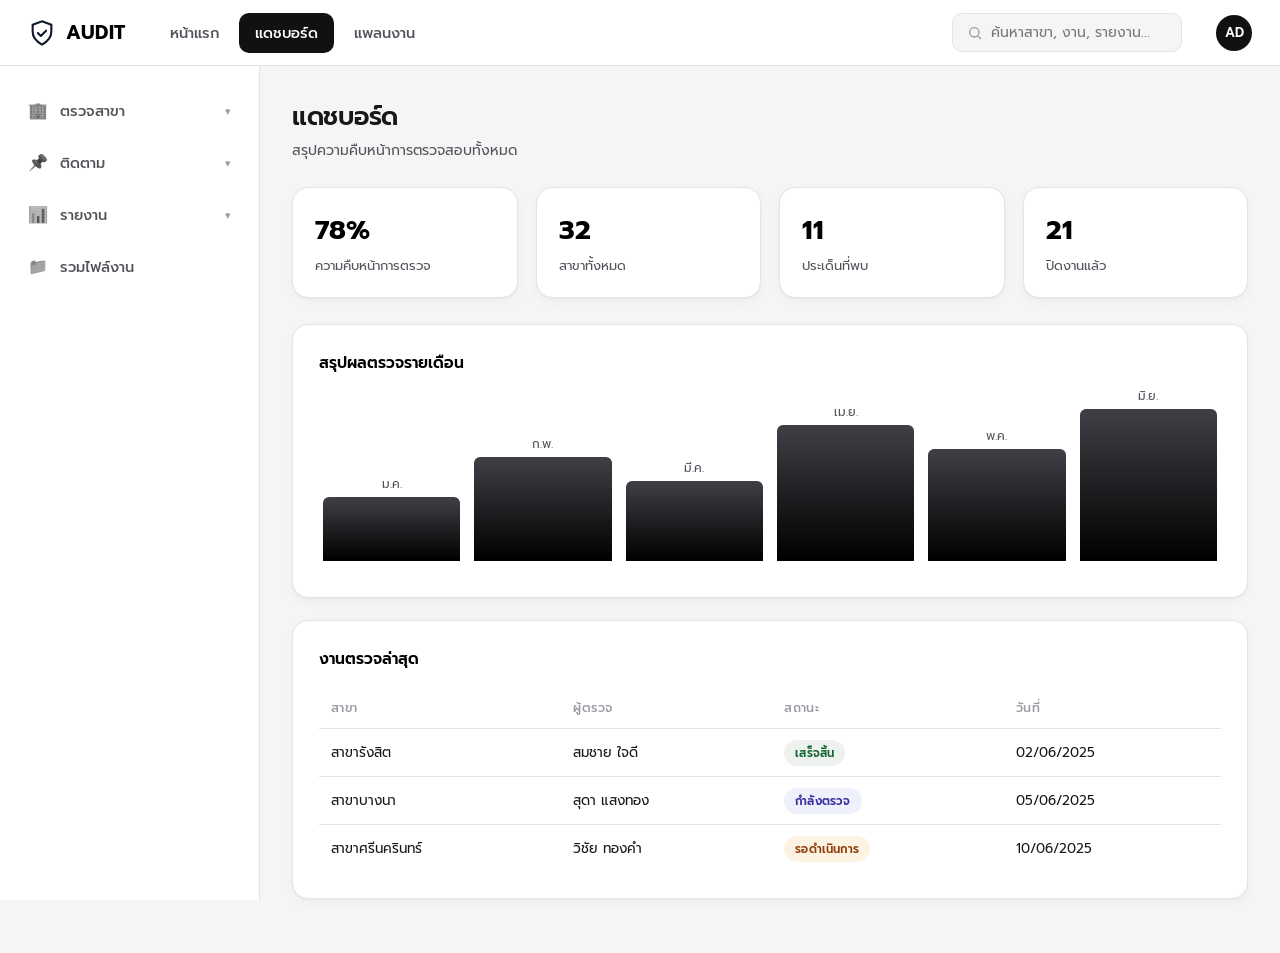
<file: dashboard.html>
<!DOCTYPE html>
<html lang="th">
<head>
<meta charset="UTF-8">
<meta name="viewport" content="width=device-width, initial-scale=1.0">
<title>แดชบอร์ด - AUDIT ERP</title>
<link rel="preconnect" href="https://fonts.googleapis.com">
<link href="https://fonts.googleapis.com/css2?family=Prompt:wght@300;400;500;600;700&display=swap" rel="stylesheet">
<link rel="stylesheet" href="style.css">
</head>
<body>
<header class="topnav">
  <a href="index.html" class="logo">
    <svg viewBox="0 0 24 24" fill="none" stroke="#0f172a" stroke-width="1.8"><path d="M12 2l8 3v6c0 5-3.5 8.5-8 11-4.5-2.5-8-6-8-11V5l8-3z"/><path d="M8.5 12l2.5 2.5 4.5-4.5" stroke-linecap="round" stroke-linejoin="round"/></svg>
    AUDIT
  </a>
  <nav class="topnav-menu">
    <a href="index.html">หน้าแรก</a>
    <a href="dashboard.html" class="active">แดชบอร์ด</a>
    <a href="plan.html">แพลนงาน</a>
  </nav>
  <div class="search-box">
    <svg viewBox="0 0 24 24" fill="none" stroke="currentColor" stroke-width="2"><circle cx="11" cy="11" r="7"/><path d="M21 21l-4.3-4.3"/></svg>
    <input type="text" placeholder="ค้นหาสาขา, งาน, รายงาน...">
  </div>
  <div class="avatar">AD</div>
  <button class="menu-toggle" id="menuToggle">
    <svg viewBox="0 0 24 24" fill="none" stroke="currentColor" stroke-width="2"><line x1="3" y1="6" x2="21" y2="6"/><line x1="3" y1="12" x2="21" y2="12"/><line x1="3" y1="18" x2="21" y2="18"/></svg>
  </button>
</header>

<div class="layout">
  <main class="content">
    <div class="page-header"><h1>แดชบอร์ด</h1><p>สรุปความคืบหน้าการตรวจสอบทั้งหมด</p></div>
    <div class="cards-grid">
      <div class="stat-card"><div class="num">78%</div><div class="label">ความคืบหน้าการตรวจ</div></div>
      <div class="stat-card"><div class="num">32</div><div class="label">สาขาทั้งหมด</div></div>
      <div class="stat-card"><div class="num">11</div><div class="label">ประเด็นที่พบ</div></div>
      <div class="stat-card"><div class="num">21</div><div class="label">ปิดงานแล้ว</div></div>
    </div>
    <div class="panel">
      <h2>สรุปผลตรวจรายเดือน</h2>
      <div class="bar-chart">
        <div class="bar" style="height:40%"><span>ม.ค.</span></div>
        <div class="bar" style="height:65%"><span>ก.พ.</span></div>
        <div class="bar" style="height:50%"><span>มี.ค.</span></div>
        <div class="bar" style="height:85%"><span>เม.ย.</span></div>
        <div class="bar" style="height:70%"><span>พ.ค.</span></div>
        <div class="bar" style="height:95%"><span>มิ.ย.</span></div>
      </div>
    </div>
    <div class="panel">
      <h2>งานตรวจล่าสุด</h2>
      <table><tr><th>สาขา</th><th>ผู้ตรวจ</th><th>สถานะ</th><th>วันที่</th></tr>
      <tr><td>สาขารังสิต</td><td>สมชาย ใจดี</td><td><span class="badge done">เสร็จสิ้น</span></td><td>02/06/2025</td></tr>
      <tr><td>สาขาบางนา</td><td>สุดา แสงทอง</td><td><span class="badge progress">กำลังตรวจ</span></td><td>05/06/2025</td></tr>
      <tr><td>สาขาศรีนครินทร์</td><td>วิชัย ทองคำ</td><td><span class="badge wait">รอดำเนินการ</span></td><td>10/06/2025</td></tr>
      </table>
    </div>
  </main>

  <aside class="sidebar" id="sidebar">
    <div class="menu-group">
      <button class="menu-parent" data-target="sub-branch"><span class="menu-icon">🏢</span>ตรวจสาขา<span class="chev">▾</span></button>
      <div class="submenu" id="sub-branch">
        <a href="branch-summary.html">หน้าสรุป</a>
        <a href="branch-money.html">ตรวจเงิน</a>
        <a href="branch-car.html">ตรวจรถ</a>
        <a href="branch-parts.html">ตรวจอะไหล่</a>
      </div>
    </div>
    <div class="menu-group">
      <button class="menu-parent" data-target="sub-follow"><span class="menu-icon">📌</span>ติดตาม<span class="chev">▾</span></button>
      <div class="submenu" id="sub-follow">
        <a href="follow-money.html">เงิน</a>
        <a href="follow-car.html">รถ</a>
        <a href="follow-parts.html">อะไหล่</a>
      </div>
    </div>
    <div class="menu-group">
      <button class="menu-parent" data-target="sub-report"><span class="menu-icon">📊</span>รายงาน<span class="chev">▾</span></button>
      <div class="submenu" id="sub-report">
        <a href="report-car.html">รายงานรถ</a>
        <a href="report-parts.html">รายงานอะไหล่</a>
        <a href="report-audit.html">รายงานตรวจ</a>
      </div>
    </div>
    <div class="menu-group">
      <a href="files.html" class="menu-parent-link"><span class="menu-icon">📁</span>รวมไฟล์งาน</a>
    </div>
  </aside>
</div>

<script src="script.js"></script>
</body>
</html>
</file>
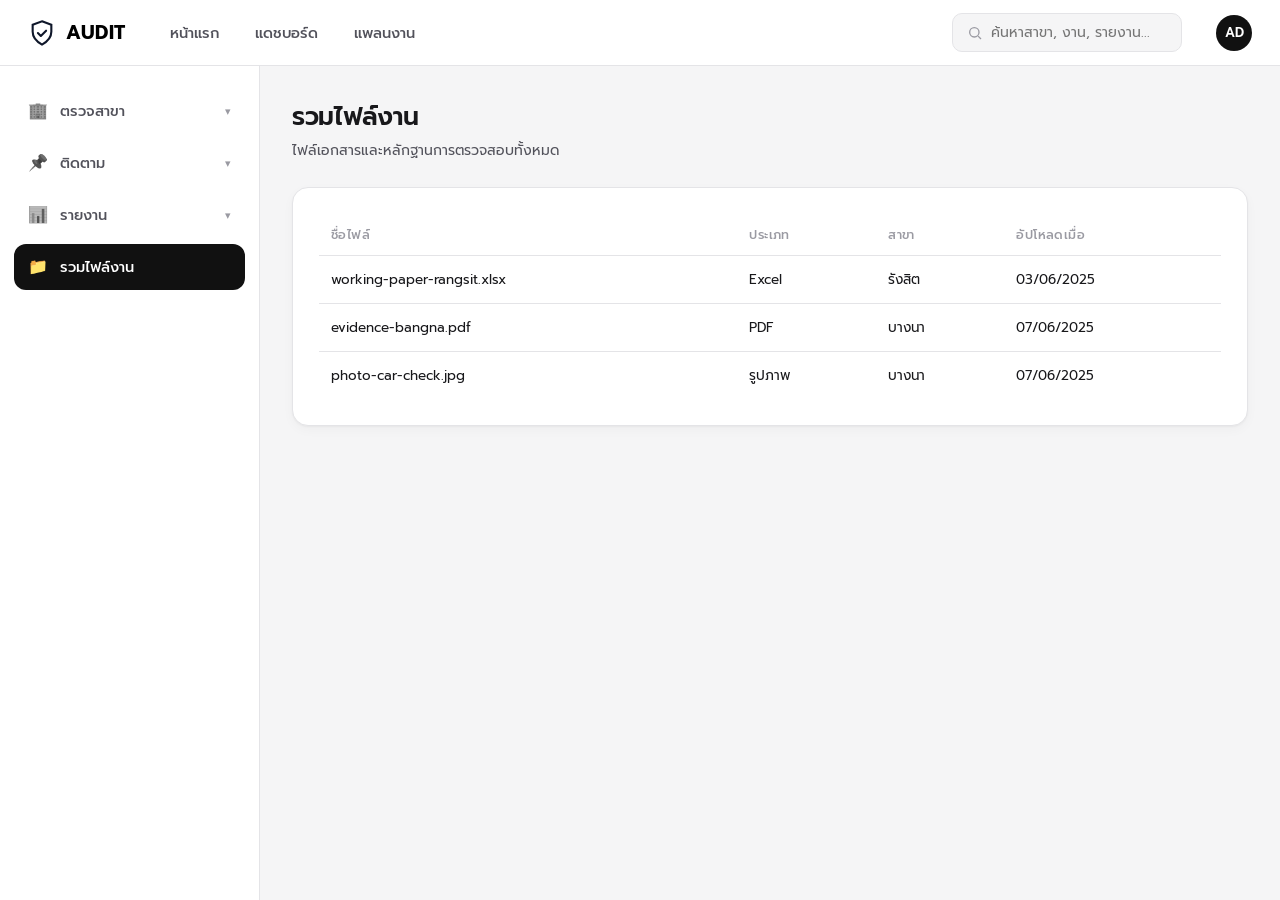
<file: files.html>
<!DOCTYPE html>
<html lang="th">
<head>
<meta charset="UTF-8">
<meta name="viewport" content="width=device-width, initial-scale=1.0">
<title>รวมไฟล์งาน - AUDIT ERP</title>
<link rel="preconnect" href="https://fonts.googleapis.com">
<link href="https://fonts.googleapis.com/css2?family=Prompt:wght@300;400;500;600;700&display=swap" rel="stylesheet">
<link rel="stylesheet" href="style.css">
</head>
<body>
<header class="topnav">
  <a href="index.html" class="logo">
    <svg viewBox="0 0 24 24" fill="none" stroke="#0f172a" stroke-width="1.8"><path d="M12 2l8 3v6c0 5-3.5 8.5-8 11-4.5-2.5-8-6-8-11V5l8-3z"/><path d="M8.5 12l2.5 2.5 4.5-4.5" stroke-linecap="round" stroke-linejoin="round"/></svg>
    AUDIT
  </a>
  <nav class="topnav-menu">
    <a href="index.html">หน้าแรก</a>
    <a href="dashboard.html">แดชบอร์ด</a>
    <a href="plan.html">แพลนงาน</a>
  </nav>
  <div class="search-box">
    <svg viewBox="0 0 24 24" fill="none" stroke="currentColor" stroke-width="2"><circle cx="11" cy="11" r="7"/><path d="M21 21l-4.3-4.3"/></svg>
    <input type="text" placeholder="ค้นหาสาขา, งาน, รายงาน...">
  </div>
  <div class="avatar">AD</div>
  <button class="menu-toggle" id="menuToggle">
    <svg viewBox="0 0 24 24" fill="none" stroke="currentColor" stroke-width="2"><line x1="3" y1="6" x2="21" y2="6"/><line x1="3" y1="12" x2="21" y2="12"/><line x1="3" y1="18" x2="21" y2="18"/></svg>
  </button>
</header>

<div class="layout">
  <main class="content">
    <div class="page-header"><h1>รวมไฟล์งาน</h1><p>ไฟล์เอกสารและหลักฐานการตรวจสอบทั้งหมด</p></div>
    <div class="panel"><table>
      <tr><th>ชื่อไฟล์</th><th>ประเภท</th><th>สาขา</th><th>อัปโหลดเมื่อ</th></tr>
      <tr><td>working-paper-rangsit.xlsx</td><td>Excel</td><td>รังสิต</td><td>03/06/2025</td></tr>
      <tr><td>evidence-bangna.pdf</td><td>PDF</td><td>บางนา</td><td>07/06/2025</td></tr>
      <tr><td>photo-car-check.jpg</td><td>รูปภาพ</td><td>บางนา</td><td>07/06/2025</td></tr>
    </table></div>
  </main>

  <aside class="sidebar" id="sidebar">
    <div class="menu-group">
      <button class="menu-parent" data-target="sub-branch"><span class="menu-icon">🏢</span>ตรวจสาขา<span class="chev">▾</span></button>
      <div class="submenu" id="sub-branch">
        <a href="branch-summary.html">หน้าสรุป</a>
        <a href="branch-money.html">ตรวจเงิน</a>
        <a href="branch-car.html">ตรวจรถ</a>
        <a href="branch-parts.html">ตรวจอะไหล่</a>
      </div>
    </div>
    <div class="menu-group">
      <button class="menu-parent" data-target="sub-follow"><span class="menu-icon">📌</span>ติดตาม<span class="chev">▾</span></button>
      <div class="submenu" id="sub-follow">
        <a href="follow-money.html">เงิน</a>
        <a href="follow-car.html">รถ</a>
        <a href="follow-parts.html">อะไหล่</a>
      </div>
    </div>
    <div class="menu-group">
      <button class="menu-parent" data-target="sub-report"><span class="menu-icon">📊</span>รายงาน<span class="chev">▾</span></button>
      <div class="submenu" id="sub-report">
        <a href="report-car.html">รายงานรถ</a>
        <a href="report-parts.html">รายงานอะไหล่</a>
        <a href="report-audit.html">รายงานตรวจ</a>
      </div>
    </div>
    <div class="menu-group">
      <a href="files.html" class="menu-parent-link active"><span class="menu-icon">📁</span>รวมไฟล์งาน</a>
    </div>
  </aside>
</div>

<script src="script.js"></script>
</body>
</html>
</file>
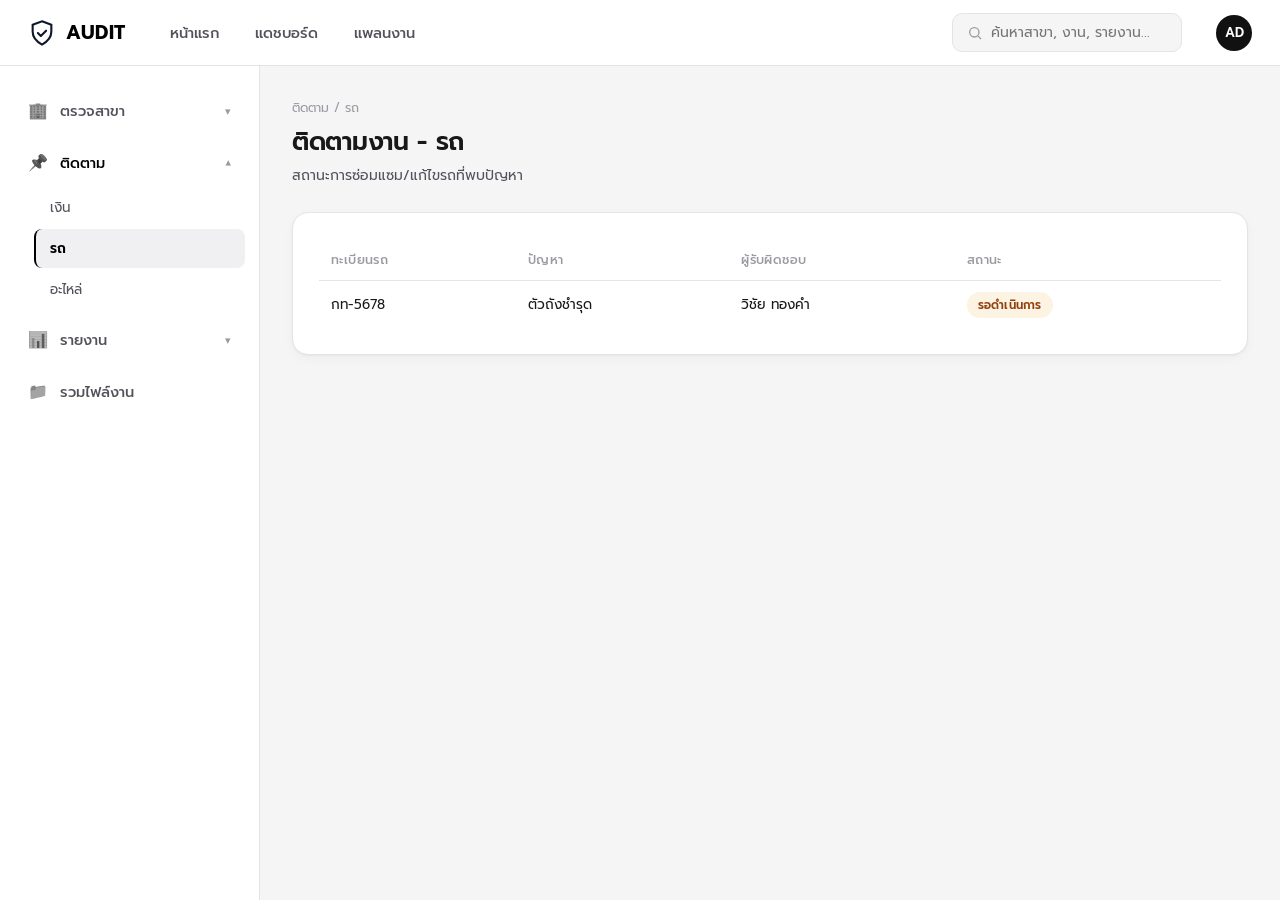
<file: follow-car.html>
<!DOCTYPE html>
<html lang="th">
<head>
<meta charset="UTF-8">
<meta name="viewport" content="width=device-width, initial-scale=1.0">
<title>ติดตาม - รถ - AUDIT ERP</title>
<link rel="preconnect" href="https://fonts.googleapis.com">
<link href="https://fonts.googleapis.com/css2?family=Prompt:wght@300;400;500;600;700&display=swap" rel="stylesheet">
<link rel="stylesheet" href="style.css">
</head>
<body>
<header class="topnav">
  <a href="index.html" class="logo">
    <svg viewBox="0 0 24 24" fill="none" stroke="#0f172a" stroke-width="1.8"><path d="M12 2l8 3v6c0 5-3.5 8.5-8 11-4.5-2.5-8-6-8-11V5l8-3z"/><path d="M8.5 12l2.5 2.5 4.5-4.5" stroke-linecap="round" stroke-linejoin="round"/></svg>
    AUDIT
  </a>
  <nav class="topnav-menu">
    <a href="index.html">หน้าแรก</a>
    <a href="dashboard.html">แดชบอร์ด</a>
    <a href="plan.html">แพลนงาน</a>
  </nav>
  <div class="search-box">
    <svg viewBox="0 0 24 24" fill="none" stroke="currentColor" stroke-width="2"><circle cx="11" cy="11" r="7"/><path d="M21 21l-4.3-4.3"/></svg>
    <input type="text" placeholder="ค้นหาสาขา, งาน, รายงาน...">
  </div>
  <div class="avatar">AD</div>
  <button class="menu-toggle" id="menuToggle">
    <svg viewBox="0 0 24 24" fill="none" stroke="currentColor" stroke-width="2"><line x1="3" y1="6" x2="21" y2="6"/><line x1="3" y1="12" x2="21" y2="12"/><line x1="3" y1="18" x2="21" y2="18"/></svg>
  </button>
</header>

<div class="layout">
  <main class="content">
    <div class="breadcrumb">ติดตาม / รถ</div>
    <div class="page-header"><h1>ติดตามงาน - รถ</h1><p>สถานะการซ่อมแซม/แก้ไขรถที่พบปัญหา</p></div>
    <div class="panel"><table>
      <tr><th>ทะเบียนรถ</th><th>ปัญหา</th><th>ผู้รับผิดชอบ</th><th>สถานะ</th></tr>
      <tr><td>กท-5678</td><td>ตัวถังชำรุด</td><td>วิชัย ทองคำ</td><td><span class="badge wait">รอดำเนินการ</span></td></tr>
    </table></div>
  </main>

  <aside class="sidebar" id="sidebar">
    <div class="menu-group">
      <button class="menu-parent" data-target="sub-branch"><span class="menu-icon">🏢</span>ตรวจสาขา<span class="chev">▾</span></button>
      <div class="submenu" id="sub-branch">
        <a href="branch-summary.html">หน้าสรุป</a>
        <a href="branch-money.html">ตรวจเงิน</a>
        <a href="branch-car.html">ตรวจรถ</a>
        <a href="branch-parts.html">ตรวจอะไหล่</a>
      </div>
    </div>
    <div class="menu-group">
      <button class="menu-parent open" data-target="sub-follow"><span class="menu-icon">📌</span>ติดตาม<span class="chev">▾</span></button>
      <div class="submenu open" id="sub-follow">
        <a href="follow-money.html">เงิน</a>
        <a href="follow-car.html" class="active">รถ</a>
        <a href="follow-parts.html">อะไหล่</a>
      </div>
    </div>
    <div class="menu-group">
      <button class="menu-parent" data-target="sub-report"><span class="menu-icon">📊</span>รายงาน<span class="chev">▾</span></button>
      <div class="submenu" id="sub-report">
        <a href="report-car.html">รายงานรถ</a>
        <a href="report-parts.html">รายงานอะไหล่</a>
        <a href="report-audit.html">รายงานตรวจ</a>
      </div>
    </div>
    <div class="menu-group">
      <a href="files.html" class="menu-parent-link"><span class="menu-icon">📁</span>รวมไฟล์งาน</a>
    </div>
  </aside>
</div>

<script src="script.js"></script>
</body>
</html>
</file>
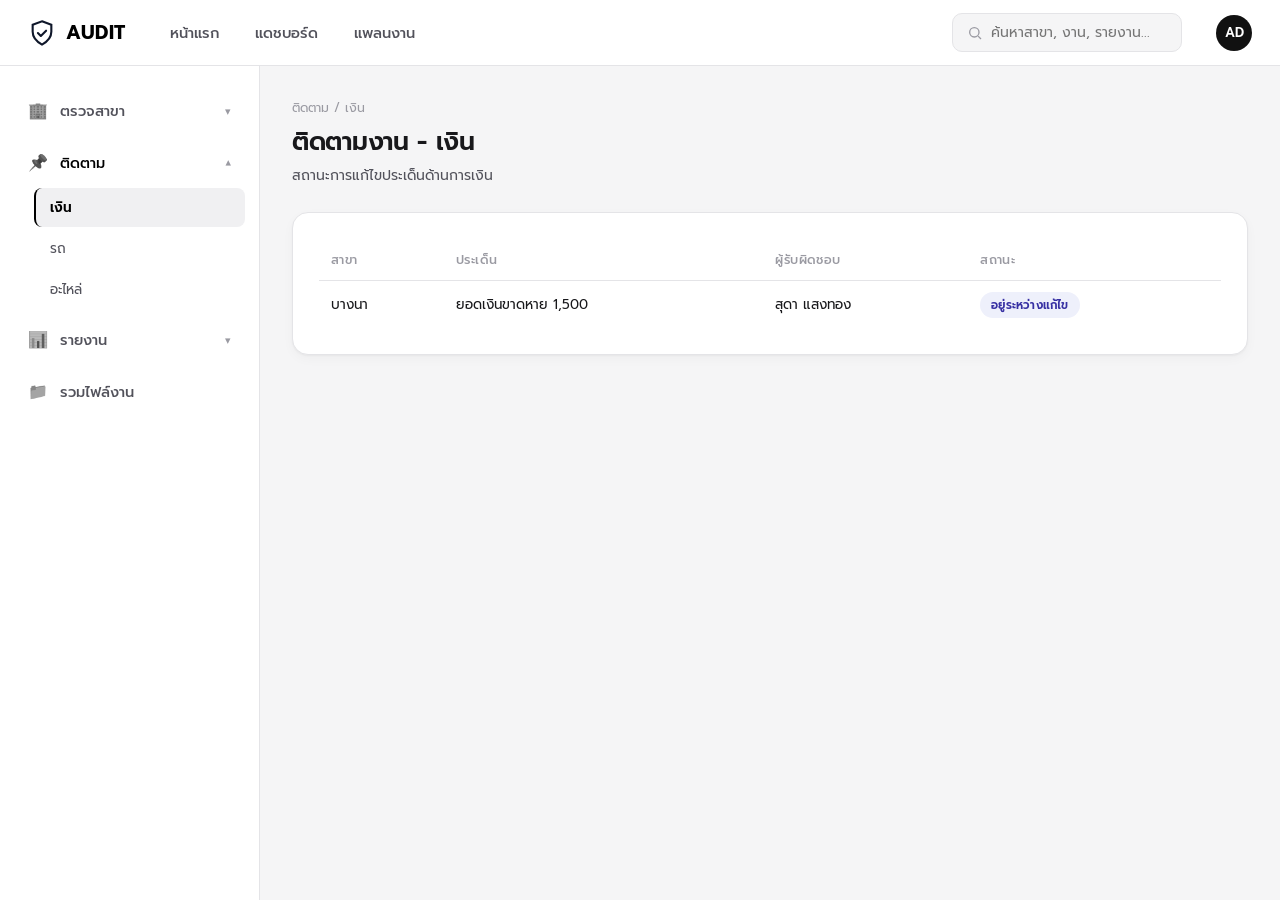
<file: follow-money.html>
<!DOCTYPE html>
<html lang="th">
<head>
<meta charset="UTF-8">
<meta name="viewport" content="width=device-width, initial-scale=1.0">
<title>ติดตาม - เงิน - AUDIT ERP</title>
<link rel="preconnect" href="https://fonts.googleapis.com">
<link href="https://fonts.googleapis.com/css2?family=Prompt:wght@300;400;500;600;700&display=swap" rel="stylesheet">
<link rel="stylesheet" href="style.css">
</head>
<body>
<header class="topnav">
  <a href="index.html" class="logo">
    <svg viewBox="0 0 24 24" fill="none" stroke="#0f172a" stroke-width="1.8"><path d="M12 2l8 3v6c0 5-3.5 8.5-8 11-4.5-2.5-8-6-8-11V5l8-3z"/><path d="M8.5 12l2.5 2.5 4.5-4.5" stroke-linecap="round" stroke-linejoin="round"/></svg>
    AUDIT
  </a>
  <nav class="topnav-menu">
    <a href="index.html">หน้าแรก</a>
    <a href="dashboard.html">แดชบอร์ด</a>
    <a href="plan.html">แพลนงาน</a>
  </nav>
  <div class="search-box">
    <svg viewBox="0 0 24 24" fill="none" stroke="currentColor" stroke-width="2"><circle cx="11" cy="11" r="7"/><path d="M21 21l-4.3-4.3"/></svg>
    <input type="text" placeholder="ค้นหาสาขา, งาน, รายงาน...">
  </div>
  <div class="avatar">AD</div>
  <button class="menu-toggle" id="menuToggle">
    <svg viewBox="0 0 24 24" fill="none" stroke="currentColor" stroke-width="2"><line x1="3" y1="6" x2="21" y2="6"/><line x1="3" y1="12" x2="21" y2="12"/><line x1="3" y1="18" x2="21" y2="18"/></svg>
  </button>
</header>

<div class="layout">
  <main class="content">
    <div class="breadcrumb">ติดตาม / เงิน</div>
    <div class="page-header"><h1>ติดตามงาน - เงิน</h1><p>สถานะการแก้ไขประเด็นด้านการเงิน</p></div>
    <div class="panel"><table>
      <tr><th>สาขา</th><th>ประเด็น</th><th>ผู้รับผิดชอบ</th><th>สถานะ</th></tr>
      <tr><td>บางนา</td><td>ยอดเงินขาดหาย 1,500</td><td>สุดา แสงทอง</td><td><span class="badge progress">อยู่ระหว่างแก้ไข</span></td></tr>
    </table></div>
  </main>

  <aside class="sidebar" id="sidebar">
    <div class="menu-group">
      <button class="menu-parent" data-target="sub-branch"><span class="menu-icon">🏢</span>ตรวจสาขา<span class="chev">▾</span></button>
      <div class="submenu" id="sub-branch">
        <a href="branch-summary.html">หน้าสรุป</a>
        <a href="branch-money.html">ตรวจเงิน</a>
        <a href="branch-car.html">ตรวจรถ</a>
        <a href="branch-parts.html">ตรวจอะไหล่</a>
      </div>
    </div>
    <div class="menu-group">
      <button class="menu-parent open" data-target="sub-follow"><span class="menu-icon">📌</span>ติดตาม<span class="chev">▾</span></button>
      <div class="submenu open" id="sub-follow">
        <a href="follow-money.html" class="active">เงิน</a>
        <a href="follow-car.html">รถ</a>
        <a href="follow-parts.html">อะไหล่</a>
      </div>
    </div>
    <div class="menu-group">
      <button class="menu-parent" data-target="sub-report"><span class="menu-icon">📊</span>รายงาน<span class="chev">▾</span></button>
      <div class="submenu" id="sub-report">
        <a href="report-car.html">รายงานรถ</a>
        <a href="report-parts.html">รายงานอะไหล่</a>
        <a href="report-audit.html">รายงานตรวจ</a>
      </div>
    </div>
    <div class="menu-group">
      <a href="files.html" class="menu-parent-link"><span class="menu-icon">📁</span>รวมไฟล์งาน</a>
    </div>
  </aside>
</div>

<script src="script.js"></script>
</body>
</html>
</file>
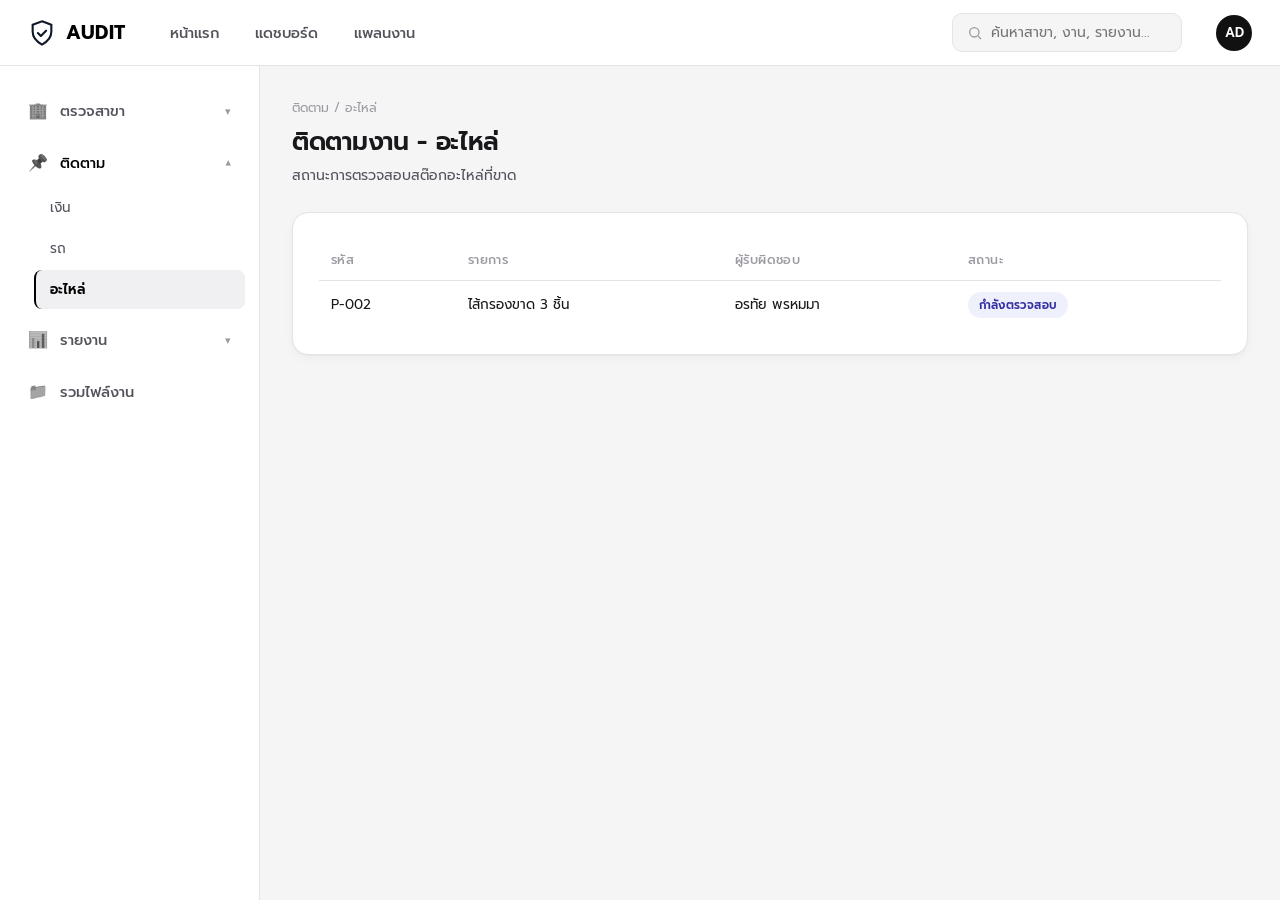
<file: follow-parts.html>
<!DOCTYPE html>
<html lang="th">
<head>
<meta charset="UTF-8">
<meta name="viewport" content="width=device-width, initial-scale=1.0">
<title>ติดตาม - อะไหล่ - AUDIT ERP</title>
<link rel="preconnect" href="https://fonts.googleapis.com">
<link href="https://fonts.googleapis.com/css2?family=Prompt:wght@300;400;500;600;700&display=swap" rel="stylesheet">
<link rel="stylesheet" href="style.css">
</head>
<body>
<header class="topnav">
  <a href="index.html" class="logo">
    <svg viewBox="0 0 24 24" fill="none" stroke="#0f172a" stroke-width="1.8"><path d="M12 2l8 3v6c0 5-3.5 8.5-8 11-4.5-2.5-8-6-8-11V5l8-3z"/><path d="M8.5 12l2.5 2.5 4.5-4.5" stroke-linecap="round" stroke-linejoin="round"/></svg>
    AUDIT
  </a>
  <nav class="topnav-menu">
    <a href="index.html">หน้าแรก</a>
    <a href="dashboard.html">แดชบอร์ด</a>
    <a href="plan.html">แพลนงาน</a>
  </nav>
  <div class="search-box">
    <svg viewBox="0 0 24 24" fill="none" stroke="currentColor" stroke-width="2"><circle cx="11" cy="11" r="7"/><path d="M21 21l-4.3-4.3"/></svg>
    <input type="text" placeholder="ค้นหาสาขา, งาน, รายงาน...">
  </div>
  <div class="avatar">AD</div>
  <button class="menu-toggle" id="menuToggle">
    <svg viewBox="0 0 24 24" fill="none" stroke="currentColor" stroke-width="2"><line x1="3" y1="6" x2="21" y2="6"/><line x1="3" y1="12" x2="21" y2="12"/><line x1="3" y1="18" x2="21" y2="18"/></svg>
  </button>
</header>

<div class="layout">
  <main class="content">
    <div class="breadcrumb">ติดตาม / อะไหล่</div>
    <div class="page-header"><h1>ติดตามงาน - อะไหล่</h1><p>สถานะการตรวจสอบสต๊อกอะไหล่ที่ขาด</p></div>
    <div class="panel"><table>
      <tr><th>รหัส</th><th>รายการ</th><th>ผู้รับผิดชอบ</th><th>สถานะ</th></tr>
      <tr><td>P-002</td><td>ไส้กรองขาด 3 ชิ้น</td><td>อรทัย พรหมมา</td><td><span class="badge progress">กำลังตรวจสอบ</span></td></tr>
    </table></div>
  </main>

  <aside class="sidebar" id="sidebar">
    <div class="menu-group">
      <button class="menu-parent" data-target="sub-branch"><span class="menu-icon">🏢</span>ตรวจสาขา<span class="chev">▾</span></button>
      <div class="submenu" id="sub-branch">
        <a href="branch-summary.html">หน้าสรุป</a>
        <a href="branch-money.html">ตรวจเงิน</a>
        <a href="branch-car.html">ตรวจรถ</a>
        <a href="branch-parts.html">ตรวจอะไหล่</a>
      </div>
    </div>
    <div class="menu-group">
      <button class="menu-parent open" data-target="sub-follow"><span class="menu-icon">📌</span>ติดตาม<span class="chev">▾</span></button>
      <div class="submenu open" id="sub-follow">
        <a href="follow-money.html">เงิน</a>
        <a href="follow-car.html">รถ</a>
        <a href="follow-parts.html" class="active">อะไหล่</a>
      </div>
    </div>
    <div class="menu-group">
      <button class="menu-parent" data-target="sub-report"><span class="menu-icon">📊</span>รายงาน<span class="chev">▾</span></button>
      <div class="submenu" id="sub-report">
        <a href="report-car.html">รายงานรถ</a>
        <a href="report-parts.html">รายงานอะไหล่</a>
        <a href="report-audit.html">รายงานตรวจ</a>
      </div>
    </div>
    <div class="menu-group">
      <a href="files.html" class="menu-parent-link"><span class="menu-icon">📁</span>รวมไฟล์งาน</a>
    </div>
  </aside>
</div>

<script src="script.js"></script>
</body>
</html>
</file>
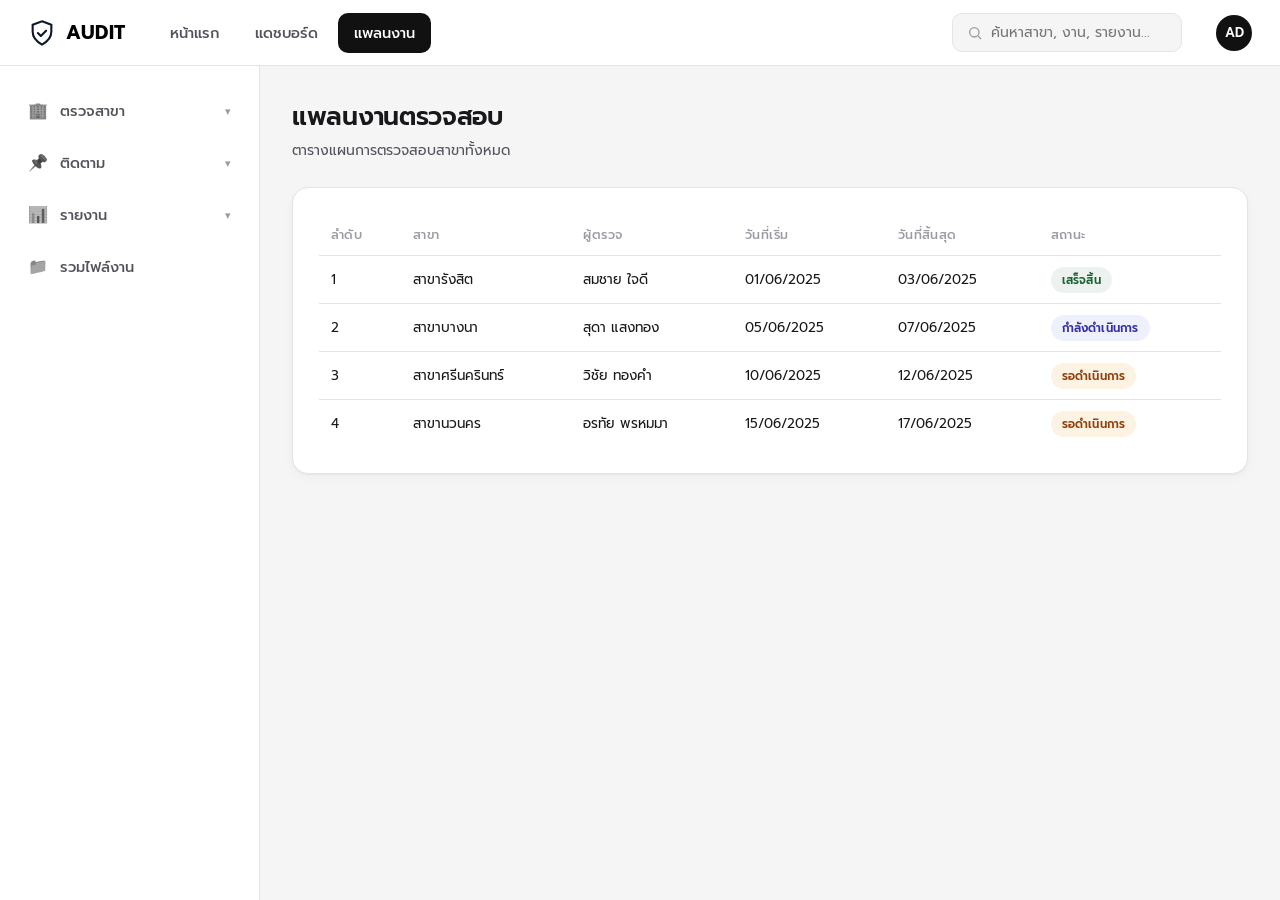
<file: plan.html>
<!DOCTYPE html>
<html lang="th">
<head>
<meta charset="UTF-8">
<meta name="viewport" content="width=device-width, initial-scale=1.0">
<title>แพลนงาน - AUDIT ERP</title>
<link rel="preconnect" href="https://fonts.googleapis.com">
<link href="https://fonts.googleapis.com/css2?family=Prompt:wght@300;400;500;600;700&display=swap" rel="stylesheet">
<link rel="stylesheet" href="style.css">
</head>
<body>
<header class="topnav">
  <a href="index.html" class="logo">
    <svg viewBox="0 0 24 24" fill="none" stroke="#0f172a" stroke-width="1.8"><path d="M12 2l8 3v6c0 5-3.5 8.5-8 11-4.5-2.5-8-6-8-11V5l8-3z"/><path d="M8.5 12l2.5 2.5 4.5-4.5" stroke-linecap="round" stroke-linejoin="round"/></svg>
    AUDIT
  </a>
  <nav class="topnav-menu">
    <a href="index.html">หน้าแรก</a>
    <a href="dashboard.html">แดชบอร์ด</a>
    <a href="plan.html" class="active">แพลนงาน</a>
  </nav>
  <div class="search-box">
    <svg viewBox="0 0 24 24" fill="none" stroke="currentColor" stroke-width="2"><circle cx="11" cy="11" r="7"/><path d="M21 21l-4.3-4.3"/></svg>
    <input type="text" placeholder="ค้นหาสาขา, งาน, รายงาน...">
  </div>
  <div class="avatar">AD</div>
  <button class="menu-toggle" id="menuToggle">
    <svg viewBox="0 0 24 24" fill="none" stroke="currentColor" stroke-width="2"><line x1="3" y1="6" x2="21" y2="6"/><line x1="3" y1="12" x2="21" y2="12"/><line x1="3" y1="18" x2="21" y2="18"/></svg>
  </button>
</header>

<div class="layout">
  <main class="content">
    <div class="page-header"><h1>แพลนงานตรวจสอบ</h1><p>ตารางแผนการตรวจสอบสาขาทั้งหมด</p></div>
    <div class="panel">
      <table>
        <tr><th>ลำดับ</th><th>สาขา</th><th>ผู้ตรวจ</th><th>วันที่เริ่ม</th><th>วันที่สิ้นสุด</th><th>สถานะ</th></tr>
        <tr><td>1</td><td>สาขารังสิต</td><td>สมชาย ใจดี</td><td>01/06/2025</td><td>03/06/2025</td><td><span class="badge done">เสร็จสิ้น</span></td></tr>
        <tr><td>2</td><td>สาขาบางนา</td><td>สุดา แสงทอง</td><td>05/06/2025</td><td>07/06/2025</td><td><span class="badge progress">กำลังดำเนินการ</span></td></tr>
        <tr><td>3</td><td>สาขาศรีนครินทร์</td><td>วิชัย ทองคำ</td><td>10/06/2025</td><td>12/06/2025</td><td><span class="badge wait">รอดำเนินการ</span></td></tr>
        <tr><td>4</td><td>สาขานวนคร</td><td>อรทัย พรหมมา</td><td>15/06/2025</td><td>17/06/2025</td><td><span class="badge wait">รอดำเนินการ</span></td></tr>
      </table>
    </div>
  </main>

  <aside class="sidebar" id="sidebar">
    <div class="menu-group">
      <button class="menu-parent" data-target="sub-branch"><span class="menu-icon">🏢</span>ตรวจสาขา<span class="chev">▾</span></button>
      <div class="submenu" id="sub-branch">
        <a href="branch-summary.html">หน้าสรุป</a>
        <a href="branch-money.html">ตรวจเงิน</a>
        <a href="branch-car.html">ตรวจรถ</a>
        <a href="branch-parts.html">ตรวจอะไหล่</a>
      </div>
    </div>
    <div class="menu-group">
      <button class="menu-parent" data-target="sub-follow"><span class="menu-icon">📌</span>ติดตาม<span class="chev">▾</span></button>
      <div class="submenu" id="sub-follow">
        <a href="follow-money.html">เงิน</a>
        <a href="follow-car.html">รถ</a>
        <a href="follow-parts.html">อะไหล่</a>
      </div>
    </div>
    <div class="menu-group">
      <button class="menu-parent" data-target="sub-report"><span class="menu-icon">📊</span>รายงาน<span class="chev">▾</span></button>
      <div class="submenu" id="sub-report">
        <a href="report-car.html">รายงานรถ</a>
        <a href="report-parts.html">รายงานอะไหล่</a>
        <a href="report-audit.html">รายงานตรวจ</a>
      </div>
    </div>
    <div class="menu-group">
      <a href="files.html" class="menu-parent-link"><span class="menu-icon">📁</span>รวมไฟล์งาน</a>
    </div>
  </aside>
</div>

<script src="script.js"></script>
</body>
</html>
</file>
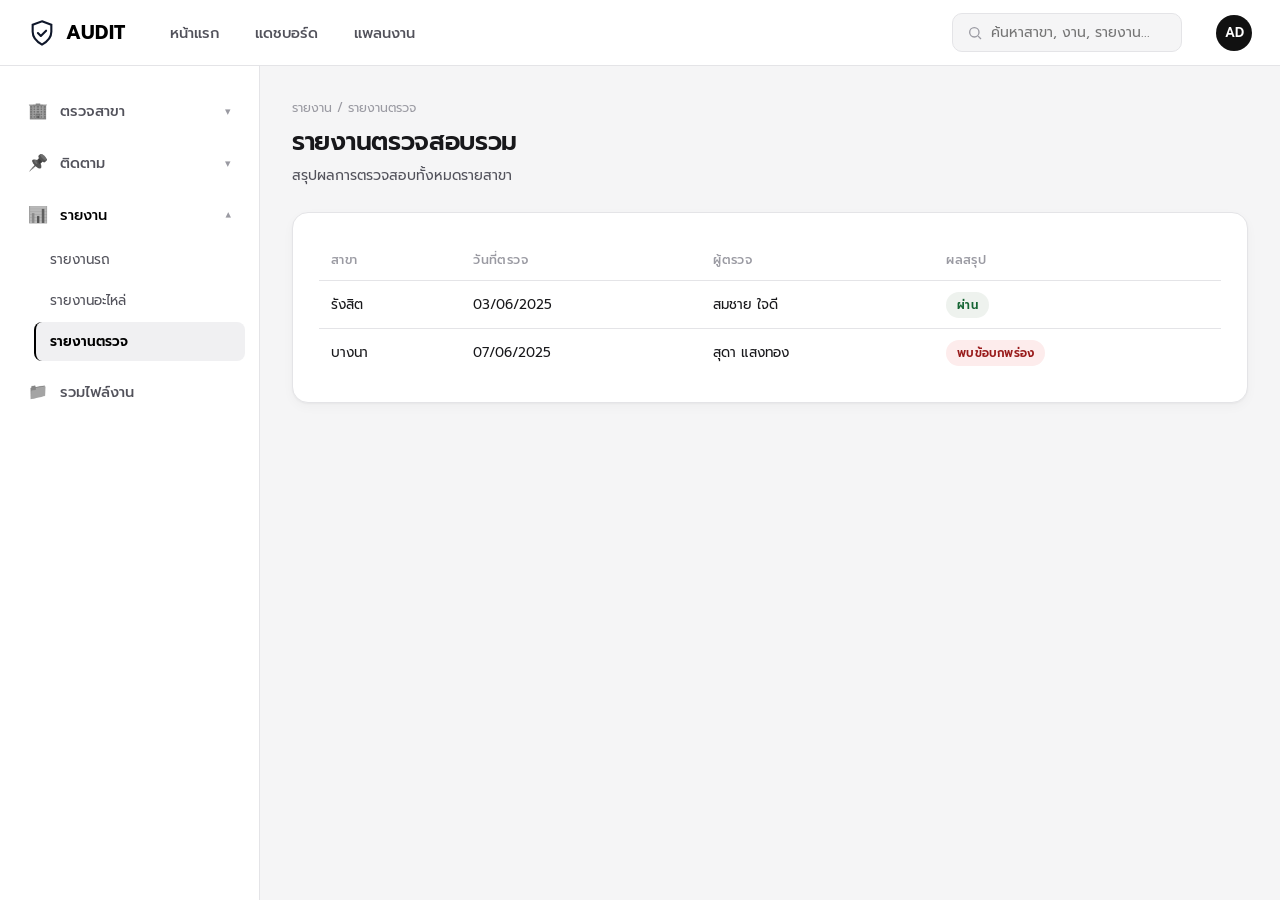
<file: report-audit.html>
<!DOCTYPE html>
<html lang="th">
<head>
<meta charset="UTF-8">
<meta name="viewport" content="width=device-width, initial-scale=1.0">
<title>รายงานตรวจ - AUDIT ERP</title>
<link rel="preconnect" href="https://fonts.googleapis.com">
<link href="https://fonts.googleapis.com/css2?family=Prompt:wght@300;400;500;600;700&display=swap" rel="stylesheet">
<link rel="stylesheet" href="style.css">
</head>
<body>
<header class="topnav">
  <a href="index.html" class="logo">
    <svg viewBox="0 0 24 24" fill="none" stroke="#0f172a" stroke-width="1.8"><path d="M12 2l8 3v6c0 5-3.5 8.5-8 11-4.5-2.5-8-6-8-11V5l8-3z"/><path d="M8.5 12l2.5 2.5 4.5-4.5" stroke-linecap="round" stroke-linejoin="round"/></svg>
    AUDIT
  </a>
  <nav class="topnav-menu">
    <a href="index.html">หน้าแรก</a>
    <a href="dashboard.html">แดชบอร์ด</a>
    <a href="plan.html">แพลนงาน</a>
  </nav>
  <div class="search-box">
    <svg viewBox="0 0 24 24" fill="none" stroke="currentColor" stroke-width="2"><circle cx="11" cy="11" r="7"/><path d="M21 21l-4.3-4.3"/></svg>
    <input type="text" placeholder="ค้นหาสาขา, งาน, รายงาน...">
  </div>
  <div class="avatar">AD</div>
  <button class="menu-toggle" id="menuToggle">
    <svg viewBox="0 0 24 24" fill="none" stroke="currentColor" stroke-width="2"><line x1="3" y1="6" x2="21" y2="6"/><line x1="3" y1="12" x2="21" y2="12"/><line x1="3" y1="18" x2="21" y2="18"/></svg>
  </button>
</header>

<div class="layout">
  <main class="content">
    <div class="breadcrumb">รายงาน / รายงานตรวจ</div>
    <div class="page-header"><h1>รายงานตรวจสอบรวม</h1><p>สรุปผลการตรวจสอบทั้งหมดรายสาขา</p></div>
    <div class="panel"><table>
      <tr><th>สาขา</th><th>วันที่ตรวจ</th><th>ผู้ตรวจ</th><th>ผลสรุป</th></tr>
      <tr><td>รังสิต</td><td>03/06/2025</td><td>สมชาย ใจดี</td><td><span class="badge done">ผ่าน</span></td></tr>
      <tr><td>บางนา</td><td>07/06/2025</td><td>สุดา แสงทอง</td><td><span class="badge warn">พบข้อบกพร่อง</span></td></tr>
    </table></div>
  </main>

  <aside class="sidebar" id="sidebar">
    <div class="menu-group">
      <button class="menu-parent" data-target="sub-branch"><span class="menu-icon">🏢</span>ตรวจสาขา<span class="chev">▾</span></button>
      <div class="submenu" id="sub-branch">
        <a href="branch-summary.html">หน้าสรุป</a>
        <a href="branch-money.html">ตรวจเงิน</a>
        <a href="branch-car.html">ตรวจรถ</a>
        <a href="branch-parts.html">ตรวจอะไหล่</a>
      </div>
    </div>
    <div class="menu-group">
      <button class="menu-parent" data-target="sub-follow"><span class="menu-icon">📌</span>ติดตาม<span class="chev">▾</span></button>
      <div class="submenu" id="sub-follow">
        <a href="follow-money.html">เงิน</a>
        <a href="follow-car.html">รถ</a>
        <a href="follow-parts.html">อะไหล่</a>
      </div>
    </div>
    <div class="menu-group">
      <button class="menu-parent open" data-target="sub-report"><span class="menu-icon">📊</span>รายงาน<span class="chev">▾</span></button>
      <div class="submenu open" id="sub-report">
        <a href="report-car.html">รายงานรถ</a>
        <a href="report-parts.html">รายงานอะไหล่</a>
        <a href="report-audit.html" class="active">รายงานตรวจ</a>
      </div>
    </div>
    <div class="menu-group">
      <a href="files.html" class="menu-parent-link"><span class="menu-icon">📁</span>รวมไฟล์งาน</a>
    </div>
  </aside>
</div>

<script src="script.js"></script>
</body>
</html>
</file>
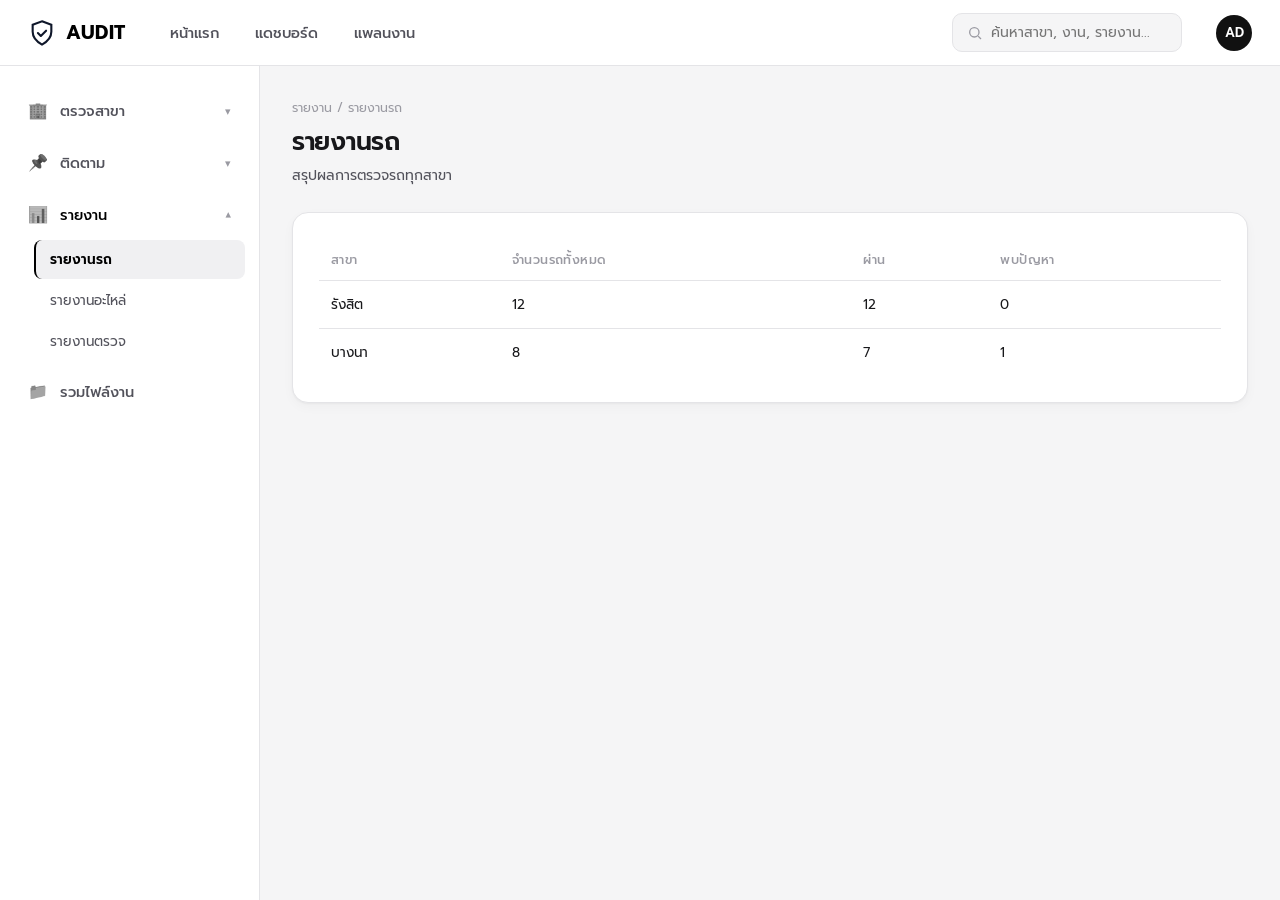
<file: report-car.html>
<!DOCTYPE html>
<html lang="th">
<head>
<meta charset="UTF-8">
<meta name="viewport" content="width=device-width, initial-scale=1.0">
<title>รายงานรถ - AUDIT ERP</title>
<link rel="preconnect" href="https://fonts.googleapis.com">
<link href="https://fonts.googleapis.com/css2?family=Prompt:wght@300;400;500;600;700&display=swap" rel="stylesheet">
<link rel="stylesheet" href="style.css">
</head>
<body>
<header class="topnav">
  <a href="index.html" class="logo">
    <svg viewBox="0 0 24 24" fill="none" stroke="#0f172a" stroke-width="1.8"><path d="M12 2l8 3v6c0 5-3.5 8.5-8 11-4.5-2.5-8-6-8-11V5l8-3z"/><path d="M8.5 12l2.5 2.5 4.5-4.5" stroke-linecap="round" stroke-linejoin="round"/></svg>
    AUDIT
  </a>
  <nav class="topnav-menu">
    <a href="index.html">หน้าแรก</a>
    <a href="dashboard.html">แดชบอร์ด</a>
    <a href="plan.html">แพลนงาน</a>
  </nav>
  <div class="search-box">
    <svg viewBox="0 0 24 24" fill="none" stroke="currentColor" stroke-width="2"><circle cx="11" cy="11" r="7"/><path d="M21 21l-4.3-4.3"/></svg>
    <input type="text" placeholder="ค้นหาสาขา, งาน, รายงาน...">
  </div>
  <div class="avatar">AD</div>
  <button class="menu-toggle" id="menuToggle">
    <svg viewBox="0 0 24 24" fill="none" stroke="currentColor" stroke-width="2"><line x1="3" y1="6" x2="21" y2="6"/><line x1="3" y1="12" x2="21" y2="12"/><line x1="3" y1="18" x2="21" y2="18"/></svg>
  </button>
</header>

<div class="layout">
  <main class="content">
    <div class="breadcrumb">รายงาน / รายงานรถ</div>
    <div class="page-header"><h1>รายงานรถ</h1><p>สรุปผลการตรวจรถทุกสาขา</p></div>
    <div class="panel"><table>
      <tr><th>สาขา</th><th>จำนวนรถทั้งหมด</th><th>ผ่าน</th><th>พบปัญหา</th></tr>
      <tr><td>รังสิต</td><td>12</td><td>12</td><td>0</td></tr>
      <tr><td>บางนา</td><td>8</td><td>7</td><td>1</td></tr>
    </table></div>
  </main>

  <aside class="sidebar" id="sidebar">
    <div class="menu-group">
      <button class="menu-parent" data-target="sub-branch"><span class="menu-icon">🏢</span>ตรวจสาขา<span class="chev">▾</span></button>
      <div class="submenu" id="sub-branch">
        <a href="branch-summary.html">หน้าสรุป</a>
        <a href="branch-money.html">ตรวจเงิน</a>
        <a href="branch-car.html">ตรวจรถ</a>
        <a href="branch-parts.html">ตรวจอะไหล่</a>
      </div>
    </div>
    <div class="menu-group">
      <button class="menu-parent" data-target="sub-follow"><span class="menu-icon">📌</span>ติดตาม<span class="chev">▾</span></button>
      <div class="submenu" id="sub-follow">
        <a href="follow-money.html">เงิน</a>
        <a href="follow-car.html">รถ</a>
        <a href="follow-parts.html">อะไหล่</a>
      </div>
    </div>
    <div class="menu-group">
      <button class="menu-parent open" data-target="sub-report"><span class="menu-icon">📊</span>รายงาน<span class="chev">▾</span></button>
      <div class="submenu open" id="sub-report">
        <a href="report-car.html" class="active">รายงานรถ</a>
        <a href="report-parts.html">รายงานอะไหล่</a>
        <a href="report-audit.html">รายงานตรวจ</a>
      </div>
    </div>
    <div class="menu-group">
      <a href="files.html" class="menu-parent-link"><span class="menu-icon">📁</span>รวมไฟล์งาน</a>
    </div>
  </aside>
</div>

<script src="script.js"></script>
</body>
</html>
</file>
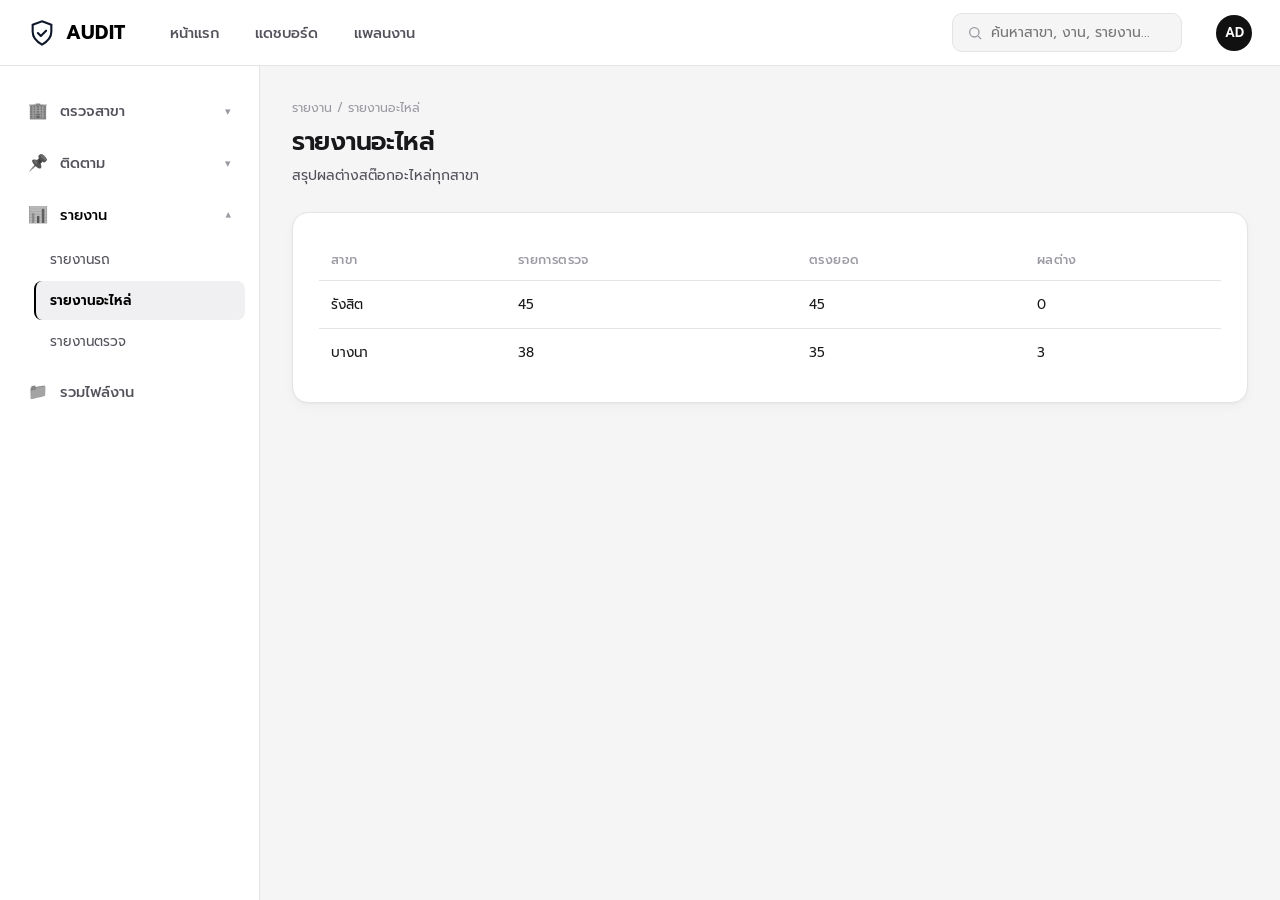
<file: report-parts.html>
<!DOCTYPE html>
<html lang="th">
<head>
<meta charset="UTF-8">
<meta name="viewport" content="width=device-width, initial-scale=1.0">
<title>รายงานอะไหล่ - AUDIT ERP</title>
<link rel="preconnect" href="https://fonts.googleapis.com">
<link href="https://fonts.googleapis.com/css2?family=Prompt:wght@300;400;500;600;700&display=swap" rel="stylesheet">
<link rel="stylesheet" href="style.css">
</head>
<body>
<header class="topnav">
  <a href="index.html" class="logo">
    <svg viewBox="0 0 24 24" fill="none" stroke="#0f172a" stroke-width="1.8"><path d="M12 2l8 3v6c0 5-3.5 8.5-8 11-4.5-2.5-8-6-8-11V5l8-3z"/><path d="M8.5 12l2.5 2.5 4.5-4.5" stroke-linecap="round" stroke-linejoin="round"/></svg>
    AUDIT
  </a>
  <nav class="topnav-menu">
    <a href="index.html">หน้าแรก</a>
    <a href="dashboard.html">แดชบอร์ด</a>
    <a href="plan.html">แพลนงาน</a>
  </nav>
  <div class="search-box">
    <svg viewBox="0 0 24 24" fill="none" stroke="currentColor" stroke-width="2"><circle cx="11" cy="11" r="7"/><path d="M21 21l-4.3-4.3"/></svg>
    <input type="text" placeholder="ค้นหาสาขา, งาน, รายงาน...">
  </div>
  <div class="avatar">AD</div>
  <button class="menu-toggle" id="menuToggle">
    <svg viewBox="0 0 24 24" fill="none" stroke="currentColor" stroke-width="2"><line x1="3" y1="6" x2="21" y2="6"/><line x1="3" y1="12" x2="21" y2="12"/><line x1="3" y1="18" x2="21" y2="18"/></svg>
  </button>
</header>

<div class="layout">
  <main class="content">
    <div class="breadcrumb">รายงาน / รายงานอะไหล่</div>
    <div class="page-header"><h1>รายงานอะไหล่</h1><p>สรุปผลต่างสต๊อกอะไหล่ทุกสาขา</p></div>
    <div class="panel"><table>
      <tr><th>สาขา</th><th>รายการตรวจ</th><th>ตรงยอด</th><th>ผลต่าง</th></tr>
      <tr><td>รังสิต</td><td>45</td><td>45</td><td>0</td></tr>
      <tr><td>บางนา</td><td>38</td><td>35</td><td>3</td></tr>
    </table></div>
  </main>

  <aside class="sidebar" id="sidebar">
    <div class="menu-group">
      <button class="menu-parent" data-target="sub-branch"><span class="menu-icon">🏢</span>ตรวจสาขา<span class="chev">▾</span></button>
      <div class="submenu" id="sub-branch">
        <a href="branch-summary.html">หน้าสรุป</a>
        <a href="branch-money.html">ตรวจเงิน</a>
        <a href="branch-car.html">ตรวจรถ</a>
        <a href="branch-parts.html">ตรวจอะไหล่</a>
      </div>
    </div>
    <div class="menu-group">
      <button class="menu-parent" data-target="sub-follow"><span class="menu-icon">📌</span>ติดตาม<span class="chev">▾</span></button>
      <div class="submenu" id="sub-follow">
        <a href="follow-money.html">เงิน</a>
        <a href="follow-car.html">รถ</a>
        <a href="follow-parts.html">อะไหล่</a>
      </div>
    </div>
    <div class="menu-group">
      <button class="menu-parent open" data-target="sub-report"><span class="menu-icon">📊</span>รายงาน<span class="chev">▾</span></button>
      <div class="submenu open" id="sub-report">
        <a href="report-car.html">รายงานรถ</a>
        <a href="report-parts.html" class="active">รายงานอะไหล่</a>
        <a href="report-audit.html">รายงานตรวจ</a>
      </div>
    </div>
    <div class="menu-group">
      <a href="files.html" class="menu-parent-link"><span class="menu-icon">📁</span>รวมไฟล์งาน</a>
    </div>
  </aside>
</div>

<script src="script.js"></script>
</body>
</html>
</file>
<file: style.css>
:root{
  --bg:#f5f5f6;
  --surface:#ffffff;
  --border:#e4e4e7;
  --text:#18181b;
  --muted:#9a9aa2;
  --muted-dark:#52525b;
  --active-bg:#111111;
  --active-text:#ffffff;
  --hover-bg:#f0f0f2;
  --radius:16px;
  --shadow:0 1px 2px rgba(0,0,0,.04),0 4px 12px rgba(0,0,0,.03);
}
*{box-sizing:border-box;margin:0;padding:0;}
body{font-family:'Prompt',sans-serif;background:var(--bg);color:var(--text);-webkit-font-smoothing:antialiased;}
a{text-decoration:none;color:inherit;}
a,button{cursor:pointer;}

/* ---------- TOPNAV ---------- */
.topnav{
  position:fixed;top:0;left:0;right:0;height:66px;background:var(--surface);
  border-bottom:1px solid var(--border);display:flex;align-items:center;
  padding:0 28px;gap:28px;z-index:100;
}
.logo{display:flex;align-items:center;gap:10px;font-weight:700;font-size:19px;letter-spacing:.5px;color:#000;cursor:pointer;}
.logo svg{width:28px;height:28px;flex-shrink:0;color:#000;}
.logo:hover svg{color:var(--muted-dark);}

.topnav-menu{display:flex;gap:4px;flex:1;}
.topnav-menu a{padding:9px 16px;border-radius:10px;font-size:14.5px;color:var(--muted-dark);font-weight:500;transition:.15s;cursor:pointer;}
.topnav-menu a:hover{background:var(--hover-bg);color:#000;}
.topnav-menu a.active{background:var(--active-bg);color:var(--active-text);}

.search-box{display:flex;align-items:center;gap:8px;background:var(--bg);border:1px solid var(--border);border-radius:10px;padding:8px 14px;width:230px;transition:.15s;}
.search-box:focus-within{border-color:#000;background:#fff;}
.search-box input{border:none;background:transparent;outline:none;font-family:'Prompt';font-size:14px;width:100%;color:var(--text);}
.search-box svg{width:16px;height:16px;color:var(--muted);flex-shrink:0;}

.avatar{width:36px;height:36px;border-radius:50%;background:var(--active-bg);color:#fff;display:flex;align-items:center;justify-content:center;font-size:13px;font-weight:600;margin-left:6px;flex-shrink:0;cursor:pointer;}
.avatar:hover{background:var(--muted-dark);}

.menu-toggle{display:none;background:none;border:none;padding:6px;}
.menu-toggle svg{width:22px;height:22px;color:var(--text);}

/* ---------- LAYOUT: ล็อก sidebar ไว้ด้านซ้าย ---------- */
.layout{display:flex;margin-top:66px;min-height:calc(100vh - 66px);}
.sidebar{
  width:260px;background:var(--surface);border-right:1px solid var(--border);
  padding:22px 14px;position:sticky;top:66px;height:calc(100vh - 66px);overflow-y:auto;
  flex-shrink:0;order:1;
}
.content{flex:1;padding:32px;max-width:calc(100% - 260px);animation:fadeIn .25s ease;order:2;}
@keyframes fadeIn{from{opacity:0;transform:translateY(6px);}to{opacity:1;transform:translateY(0);}}

/* ---------- SIDEBAR MENU ---------- */
.menu-group{margin-bottom:6px;}
.menu-parent{
  width:100%;display:flex;align-items:center;gap:12px;background:none;border:none;
  padding:12px 14px;border-radius:12px;font-family:'Prompt';font-size:14.5px;font-weight:500;
  color:var(--muted-dark);text-align:left;transition:.15s;
}
.menu-parent:hover{background:var(--hover-bg);color:#000;}
.menu-parent:hover .menu-icon{color:#000;}
.menu-parent .chev{margin-left:auto;transition:transform .2s;color:var(--muted);font-size:11px;}
.menu-parent.open{color:#000;}
.menu-parent.open .menu-icon{color:#000;}
.menu-parent.open .chev{transform:rotate(180deg);}

/* ไอคอน: ถ้ายังใช้ emoji เดิม จะถูกทำให้หม่นลงระดับหนึ่งด้วย filter */
.menu-icon{
  font-size:16px;width:20px;height:20px;text-align:center;display:flex;align-items:center;justify-content:center;
  color:var(--muted);flex-shrink:0;transition:.15s;
  filter:grayscale(1) brightness(.75) contrast(.9);
}
/* ถ้าเปลี่ยนไอคอนเป็น SVG (แนะนำ) จะใช้สีนี้ผ่าน currentColor แทน filter อัตโนมัติ */
.menu-icon svg{width:18px;height:18px;stroke:currentColor;}

.submenu{max-height:0;overflow:hidden;transition:max-height .25s ease;padding-left:20px;}
.submenu.open{max-height:300px;}
.submenu a{display:block;padding:9px 14px;font-size:13.5px;color:var(--muted-dark);border-radius:8px;margin:2px 0;border-left:2px solid transparent;transition:.15s;}
.submenu a:hover{background:var(--hover-bg);color:#000;}
.submenu a.active{color:#000;font-weight:600;border-left:2px solid #000;background:var(--hover-bg);}

.menu-parent-link{display:flex;align-items:center;gap:12px;padding:12px 14px;border-radius:12px;font-size:14.5px;font-weight:500;color:var(--muted-dark);transition:.15s;}
.menu-parent-link:hover{background:var(--hover-bg);color:#000;}
.menu-parent-link:hover .menu-icon{color:#000;}
.menu-parent-link.active{background:var(--active-bg);color:#fff;}
.menu-parent-link.active .menu-icon{filter:none;color:#fff;opacity:1;}

/* ---------- PAGE CONTENT ---------- */
.breadcrumb{font-size:12.5px;color:var(--muted);margin-bottom:6px;}
.page-header{margin-bottom:26px;}
.page-header h1{font-size:25px;font-weight:600;margin-bottom:4px;letter-spacing:-.3px;}
.page-header p{color:var(--muted-dark);font-size:14px;}

.cards-grid{display:grid;grid-template-columns:repeat(4,1fr);gap:18px;margin-bottom:26px;}
.stat-card{background:var(--surface);border:1px solid var(--border);border-radius:var(--radius);padding:22px;box-shadow:var(--shadow);transition:.2s;}
.stat-card:hover{border-color:#d4d4d8;transform:translateY(-2px);}
.stat-card .num{font-size:27px;font-weight:700;color:#000;}
.stat-card .label{color:var(--muted-dark);font-size:13px;margin-top:6px;}

.panel{background:var(--surface);border:1px solid var(--border);border-radius:var(--radius);padding:26px;margin-bottom:22px;box-shadow:var(--shadow);}
.panel h2{font-size:15.5px;font-weight:600;margin-bottom:16px;color:#000;}

.quick-grid{display:grid;grid-template-columns:repeat(4,1fr);gap:14px;}
.quick-item{border:1px solid var(--border);border-radius:12px;padding:18px;text-align:center;font-size:14px;font-weight:500;color:var(--muted-dark);transition:.18s;display:block;}
.quick-item:hover{background:#000;border-color:#000;color:#fff;transform:translateY(-2px);}

table{width:100%;border-collapse:collapse;font-size:13.5px;}
th{text-align:left;color:var(--muted);font-weight:500;padding:11px 12px;border-bottom:1px solid var(--border);font-size:12.5px;text-transform:uppercase;letter-spacing:.4px;}
td{padding:13px 12px;border-bottom:1px solid var(--border);color:var(--text);}
tr:last-child td{border-bottom:none;}
tr:hover td{background:var(--hover-bg);}

.badge{padding:4px 11px;border-radius:20px;font-size:11.5px;font-weight:600;letter-spacing:.2px;}
.badge.done{background:#eef2ee;color:#166534;}
.badge.progress{background:#eef0fb;color:#3730a3;}
.badge.wait{background:#fdf3e3;color:#92400e;}
.badge.warn{background:#fdecec;color:#991b1b;}

.bar-chart{display:flex;align-items:flex-end;gap:14px;height:180px;padding:10px 4px;}
.bar{flex:1;background:linear-gradient(180deg,#3f3f46,#000);border-radius:6px 6px 0 0;position:relative;}
.bar span{position:absolute;top:-22px;left:0;right:0;text-align:center;font-size:12px;color:var(--muted-dark);}

/* ---------- RESPONSIVE: sidebar เลื่อนออกจากซ้ายบนมือถือ ---------- */
@media(max-width:900px){
  .content{max-width:100%;}
  .topnav-menu{display:none;}
  .search-box{display:none;}
  .menu-toggle{display:block;}
  .sidebar{
    position:fixed;left:0;top:66px;transform:translateX(-100%);
    transition:.25s;box-shadow:4px 0 20px rgba(0,0,0,.08);z-index:99;
  }
  .sidebar.open{transform:translateX(0);}
  .cards-grid,.quick-grid{grid-template-columns:repeat(2,1fr);}
}


/* ====== CSS: วางต่อท้ายไฟล์ CSS เดิม (ธีมขาว-เทา-ดำ) ====== */
.audit-summary-page{ padding:24px; font-family:'Prompt',sans-serif; }

.audit-form{
  background:#fff;
  border:1px solid #e3e3e3;
  border-radius:12px;
  padding:24px;
  margin-top:16px;
  box-shadow:0 2px 6px rgba(0,0,0,0.04);
}

.form-title{ font-size:16px; font-weight:600; color:#111; margin-bottom:16px; }

.form-grid{
  display:grid;
  grid-template-columns:repeat(2, 1fr);
  gap:16px 20px;
}

.field{ display:flex; flex-direction:column; gap:6px; }
.field label{ font-size:13px; color:#555; font-weight:500; }
.field input{
  padding:10px 12px;
  border:1px solid #d9d9d9;
  border-radius:8px;
  font-size:14px;
  font-family:'Prompt',sans-serif;
  color:#111;
  background:#fafafa;
  outline:none;
  transition:.15s;
}
.field input:focus{ border-color:#111; background:#fff; }

.form-actions{
  display:flex;
  justify-content:flex-end;
  gap:12px;
  margin-top:20px;
}

.btn-primary, .btn-secondary{
  padding:10px 22px;
  border-radius:8px;
  font-size:14px;
  font-family:'Prompt',sans-serif;
  font-weight:500;
  cursor:pointer;
  border:none;
  transition:.15s;
}
.btn-primary{ background:#111; color:#fff; }
.btn-primary:hover{ background:#000; }
.btn-secondary{ background:#eee; color:#333; }
.btn-secondary:hover{ background:#ddd; }

.list-section{ margin-top:28px; }

.record-list{ display:flex; flex-direction:column; gap:10px; }

.record-card{
  background:#fff;
  border:1px solid #e3e3e3;
  border-radius:10px;
  padding:14px 18px;
  display:flex;
  flex-wrap:wrap;
  align-items:center;
  justify-content:space-between;
  gap:10px;
}

.record-info{ display:flex; flex-wrap:wrap; gap:18px; font-size:13px; color:#333; }
.record-info b{ color:#111; }

.record-actions{ display:flex; gap:8px; }
.record-actions button{
  border:none;
  background:#f1f1f1;
  padding:6px 14px;
  border-radius:6px;
  font-size:13px;
  font-family:'Prompt',sans-serif;
  cursor:pointer;
}
.record-actions .edit-btn:hover{ background:#111; color:#fff; }
.record-actions .delete-btn:hover{ background:#c0392b; color:#fff; }

.empty-msg{ font-size:13px; color:#999; text-align:center; padding:20px 0; display:none; }

@media (max-width:640px){
  .form-grid{ grid-template-columns:1fr; }
}


/* ====== CSS ธีมเทา วางต่อท้ายไฟล์ CSS เดิม ====== */
.result-page{ padding:24px; font-family:'Prompt',sans-serif; }

.section-card{
  background:#fff;
  border:1px solid #e0e0e0;
  border-radius:12px;
  padding:20px;
  margin-bottom:20px;
  box-shadow:0 2px 6px rgba(0,0,0,0.04);
}

.section-title{
  font-size:15px;
  font-weight:600;
  color:#222;
  background:#f0f0f0;
  padding:10px 14px;
  border-radius:8px;
  margin-bottom:14px;
}

.table-wrap{ overflow-x:auto; }

.result-table{
  width:100%;
  border-collapse:collapse;
  font-size:13px;
}

.result-table thead th{
  background:#ececec;
  color:#333;
  font-weight:600;
  padding:10px 8px;
  text-align:center;
  border:1px solid #ddd;
  white-space:nowrap;
}

.result-table td{
  border:1px solid #e2e2e2;
  padding:8px;
  vertical-align:top;
  color:#333;
}

.col-topic{ width:120px; font-weight:500; background:#fafafa; text-align:left; }
.col-status{ width:60px; text-align:center; }
.col-issue, .col-cause{ min-width:260px; }

.result-table tr:nth-child(even){ background:#fcfcfc; }

input[type="radio"]{
  width:17px; height:17px;
  accent-color:#555;
  cursor:pointer;
}

.issue-text, .cause-text{
  width:100%;
  border:1px solid #dcdcdc;
  border-radius:6px;
  padding:8px;
  font-family:'Prompt',sans-serif;
  font-size:13px;
  color:#333;
  background:#fafafa;
  resize:vertical;
  outline:none;
}
.issue-text:focus, .cause-text:focus{ border-color:#999; background:#fff; }

.form-actions{ display:flex; justify-content:flex-end; margin-top:10px; }

.btn-primary{
  background:#333;
  color:#fff;
  border:none;
  padding:12px 28px;
  border-radius:8px;
  font-size:14px;
  font-family:'Prompt',sans-serif;
  font-weight:500;
  cursor:pointer;
  transition:.15s;
}
.btn-primary:hover{ background:#111; }

@media (max-width:768px){
  .result-table{ font-size:12px; }
  .col-issue, .col-cause{ min-width:180px; }
}

/* ====== CSS เพิ่มเติม วางต่อท้ายไฟล์ CSS เดิม ====== */

/* --- ข้อเสนอแนะ / ความคิดเห็น (bullet list) --- */
.bullet-list{ display:flex; flex-direction:column; gap:10px; }

.bullet-row{
  display:flex;
  align-items:center;
  gap:10px;
  border-bottom:1px dotted #bbb;
  padding-bottom:6px;
}

.bullet-dot{ color:#555; font-size:18px; line-height:1; }

.bullet-input{
  flex:1;
  border:none;
  outline:none;
  background:transparent;
  font-family:'Prompt',sans-serif;
  font-size:14px;
  color:#333;
  padding:4px 2px;
}
.bullet-input::placeholder{ color:#bbb; }

.btn-add-line{
  margin-top:12px;
  background:#f0f0f0;
  border:1px dashed #bbb;
  color:#555;
  font-family:'Prompt',sans-serif;
  font-size:13px;
  padding:7px 16px;
  border-radius:6px;
  cursor:pointer;
  transition:.15s;
}
.btn-add-line:hover{ background:#e4e4e4; color:#111; }

/* --- ลงชื่อ --- */
.signature-card{ padding:28px 20px; }

.signature-row{
  display:flex;
  flex-wrap:wrap;
  justify-content:space-between;
  gap:20px;
  margin-bottom:30px;
}
.signature-row:last-child{ margin-bottom:0; }

.signature-block{
  flex:1 1 260px;
  min-width:220px;
}

.sign-line{
  display:flex;
  align-items:baseline;
  gap:6px;
  font-size:14px;
  color:#333;
  white-space:nowrap;
}

.sign-input{
  flex:1;
  min-width:100px;
  border:none;
  border-bottom:1px solid #999;
  background:transparent;
  outline:none;
  font-family:'Prompt',sans-serif;
  font-size:14px;
  color:#333;
  padding:2px 4px;
  text-align:center;
}
.sign-input:focus{ border-bottom-color:#111; }

.sign-role{ color:#555; font-size:13px; flex-shrink:0; }

.sign-date{ margin-top:10px; text-align:center; }

.date-input{
  border:1px solid #ddd;
  border-radius:6px;
  background:#fafafa;
  font-family:'Prompt',sans-serif;
  font-size:13px;
  color:#444;
  padding:6px 10px;
  outline:none;
  cursor:pointer;
}
.date-input:focus{ border-color:#999; background:#fff; }

@media (max-width:768px){
  .signature-row{ flex-direction:column; }
  .sign-line{ flex-wrap:wrap; }
}

/* ====== CSS: วางต่อท้ายไฟล์ CSS เดิม (ธีมขาว-เทา-ดำ) ====== */
.cash-count-page{ padding:24px; font-family:'Prompt',sans-serif; }

/* --- Info grid (reuse .section-card .field จากฟอร์มเดิม) --- */
.info-grid{
  display:grid;
  grid-template-columns:repeat(2, 1fr);
  gap:16px 20px;
}
.readonly-field{ background:#eee !important; color:#777 !important; cursor:not-allowed; }

.two-col-wrap{
  display:grid;
  grid-template-columns:1.1fr 1fr;
  gap:20px;
  align-items:start;
}
@media (max-width:900px){ .two-col-wrap{ grid-template-columns:1fr; } }

/* --- ตารางนับเงิน --- */
.count-table{
  width:100%;
  border-collapse:collapse;
  font-size:13px;
}
.count-table th{
  background:#ececec;
  color:#333;
  font-weight:600;
  padding:9px 8px;
  text-align:center;
  border:1px solid #ddd;
}
.count-table td{
  border:1px solid #e2e2e2;
  padding:6px 8px;
  text-align:center;
  color:#333;
}
.group-label{
  background:#f6f6f7;
  font-weight:600;
  color:#444;
  vertical-align:middle;
}
.qty-input{
  width:70px;
  border:1px solid #ddd;
  border-radius:6px;
  padding:6px 8px;
  font-family:'Prompt',sans-serif;
  font-size:13px;
  text-align:center;
  outline:none;
  background:#fafafa;
}
.qty-input:focus{ border-color:#111; background:#fff; }

.row-total{ font-weight:500; color:#555; background:#fbfbfb; }

.sum-row td{
  background:#2e2e2e;
  color:#fff;
  font-weight:600;
  padding:10px 8px;
}

.inline-field{ margin-top:16px; }
.inline-field input{
  width:100%;
  max-width:220px;
  padding:9px 12px;
  border:1px solid #d9d9d9;
  border-radius:8px;
  font-family:'Prompt',sans-serif;
  font-size:14px;
  background:#fafafa;
  outline:none;
}
.inline-field input:focus{ border-color:#111; background:#fff; }

/* --- ใบสำคัญรับชำระเงิน --- */
.receipt-date, .receipt-no, .receipt-desc, .receipt-amount{
  width:100%;
  border:1px solid #ddd;
  border-radius:6px;
  padding:6px 8px;
  font-family:'Prompt',sans-serif;
  font-size:13px;
  background:#fafafa;
  outline:none;
  text-align:center;
}
.receipt-desc{ text-align:left; }
.receipt-date:focus, .receipt-no:focus, .receipt-desc:focus, .receipt-amount:focus{
  border-color:#111; background:#fff;
}

.btn-remove-row{
  border:none;
  background:#f1f1f1;
  color:#999;
  width:26px; height:26px;
  border-radius:50%;
  font-size:14px;
  cursor:pointer;
  transition:.15s;
}
.btn-remove-row:hover{ background:#c0392b; color:#fff; }

/* --- สรุปยอด --- */
.summary-grid{ display:flex; flex-direction:column; gap:10px; }
.summary-row{
  display:flex;
  justify-content:space-between;
  align-items:center;
  gap:14px;
  padding:12px 16px;
  background:#f8f8f9;
  border:1px solid #ececec;
  border-radius:10px;
  font-size:14px;
  color:#333;
  flex-wrap:wrap;
}
.summary-row.highlight{
  background:#1f1f1f;
  color:#fff;
  font-weight:600;
}
.summary-value{ font-weight:600; color:#222; font-family:'Prompt',sans-serif; }
.summary-row.highlight .summary-value{ color:#fff; font-size:16px; }

.diff-reason-input{
  margin-left:8px;
  border:none;
  border-bottom:1px dotted #bbb;
  background:transparent;
  font-size:13px;
  padding:2px 4px;
  outline:none;
  min-width:160px;
}
.diff-reason-input:focus{ border-bottom-color:#111; }

.diff-wrap{ display:flex; align-items:center; gap:10px; }
.diff-badge{
  font-size:12px;
  font-weight:600;
  padding:4px 12px;
  border-radius:20px;
}
.diff-badge.ok{ background:#e6f4ea; color:#2e7d32; }
.diff-badge.warn{ background:#fdecea; color:#c62828; }

.baht-text-row{
  text-align:center;
  font-size:13px;
  color:#666;
  font-style:italic;
  padding-top:4px;
}

/* --- ข้อความรับรอง + ลงชื่อ --- */
.confirm-card{ padding:24px; }
.confirm-text{
  font-size:13px;
  line-height:1.8;
  color:#555;
  background:#f8f8f9;
  border-left:3px solid #ccc;
  padding:14px 18px;
  border-radius:8px;
  margin-bottom:20px;
}

.signature-row.two-cols{
  grid-template-columns:repeat(2, 1fr);
  display:grid;
  gap:20px;
}
.signature-row .signature-block .sign-role{
  display:block;
  text-align:center;
  margin-top:10px;
  font-size:12.5px;
  font-weight:600;
  color:#555;
  background:#f1f1f3;
  padding:4px 12px;
  border-radius:20px;
  width:fit-content;
  margin-inline:auto;
}

/* --- สรุปผลการตรวจสอบ --- */
.cc-summary-text{
  width:100%;
  border:1px solid #ddd;
  border-radius:8px;
  padding:12px 14px;
  font-family:'Prompt',sans-serif;
  font-size:14px;
  color:#333;
  background:#fafafa;
  outline:none;
  resize:vertical;
}
.cc-summary-text:focus{ border-color:#111; background:#fff; }

@media (max-width:640px){
  .info-grid{ grid-template-columns:1fr; }
  .signature-row.two-cols{ grid-template-columns:1fr; }
}

/* ====== Sub-tabs: แถบสลับหน้าย่อยในหมวดตรวจเงิน ====== */
.sub-tabs{
  display:flex;
  gap:8px;
  margin:12px 0 20px;
  border-bottom:1px solid #e3e3e3;
  padding-bottom:0;
}

.sub-tab{
  display:inline-block;
  padding:10px 20px;
  font-family:'Prompt',sans-serif;
  font-size:14px;
  font-weight:500;
  color:#777;
  text-decoration:none;
  background:#f1f1f2;
  border:1px solid #e3e3e3;
  border-bottom:none;
  border-radius:10px 10px 0 0;
  transition:.15s;
  position:relative;
  top:1px;
}

.sub-tab:hover{
  background:#e6e6e7;
  color:#333;
}

.sub-tab.active{
  background:#fff;
  color:#111;
  font-weight:600;
  border-color:#e3e3e3;
  border-bottom:1px solid #fff;
}

@media (max-width:480px){
  .sub-tabs{ flex-wrap:wrap; }
  .sub-tab{ flex:1; text-align:center; padding:10px 12px; }
}
</file>
